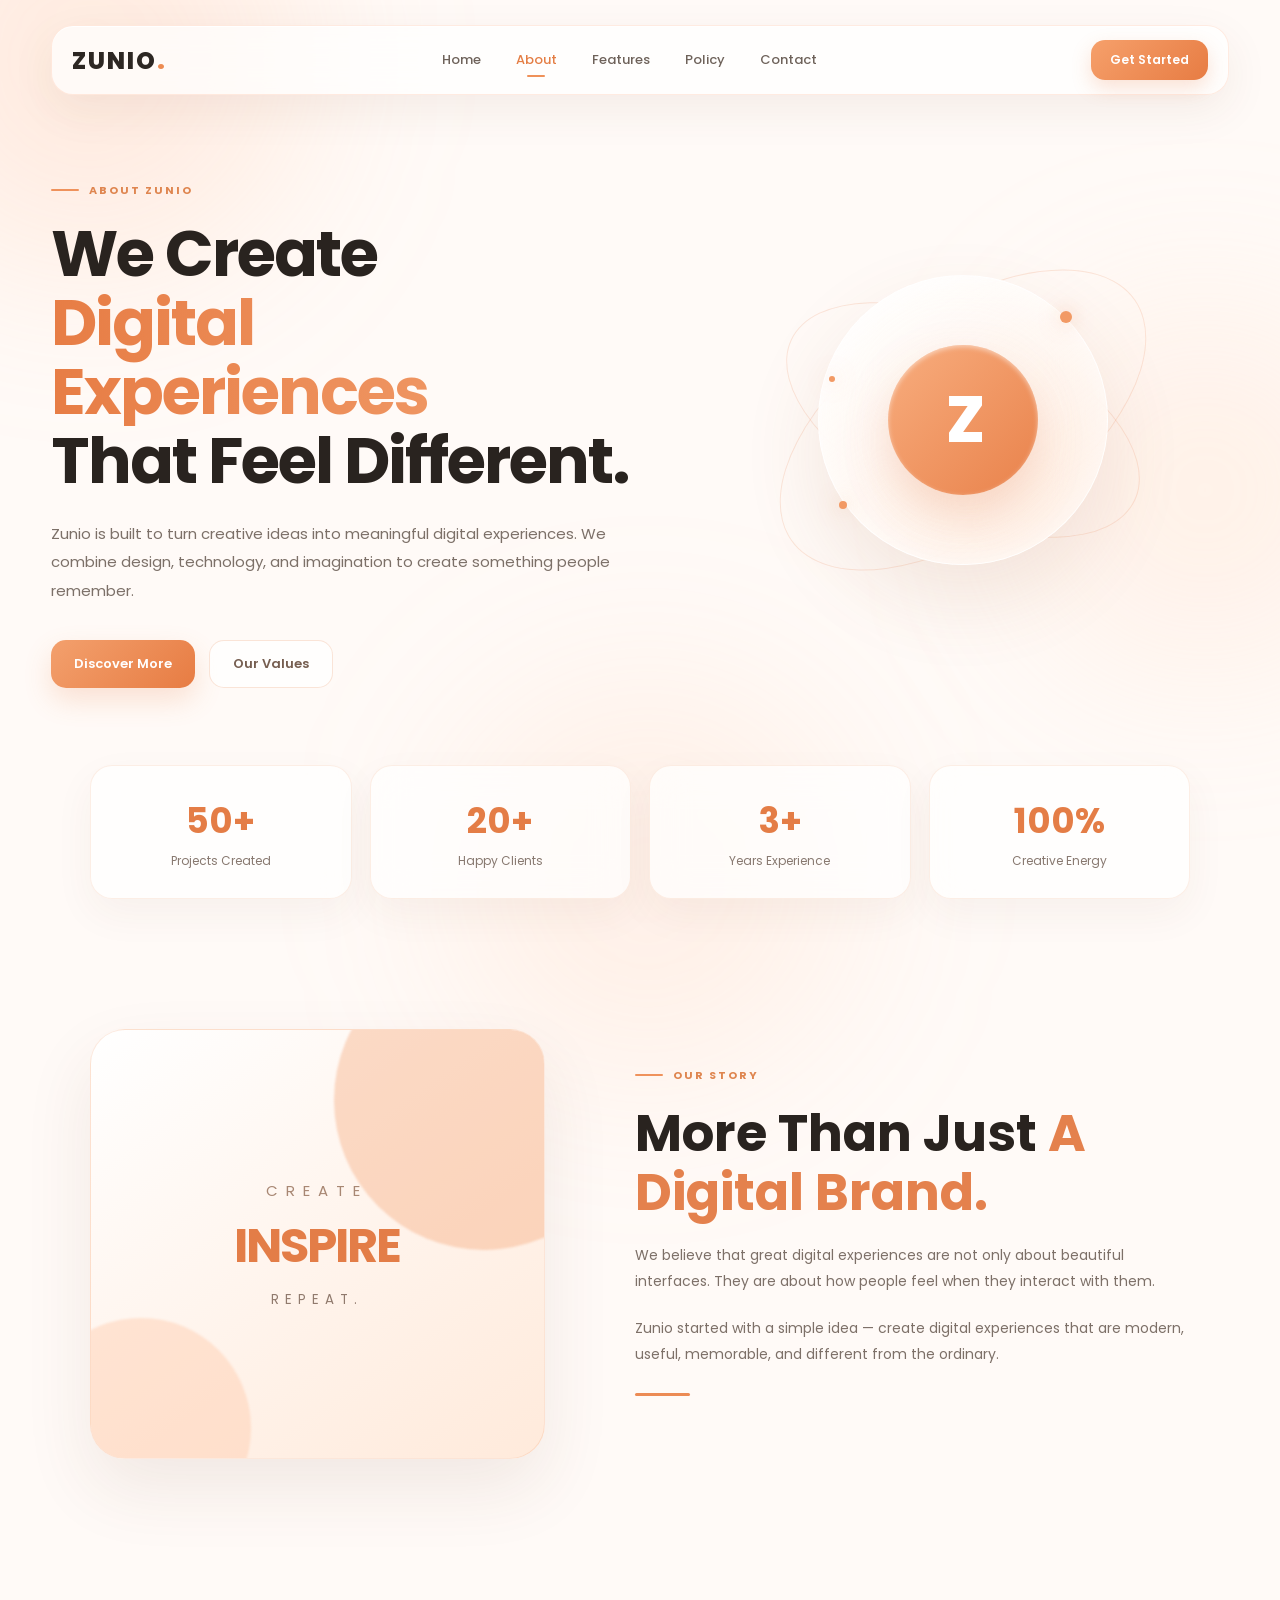
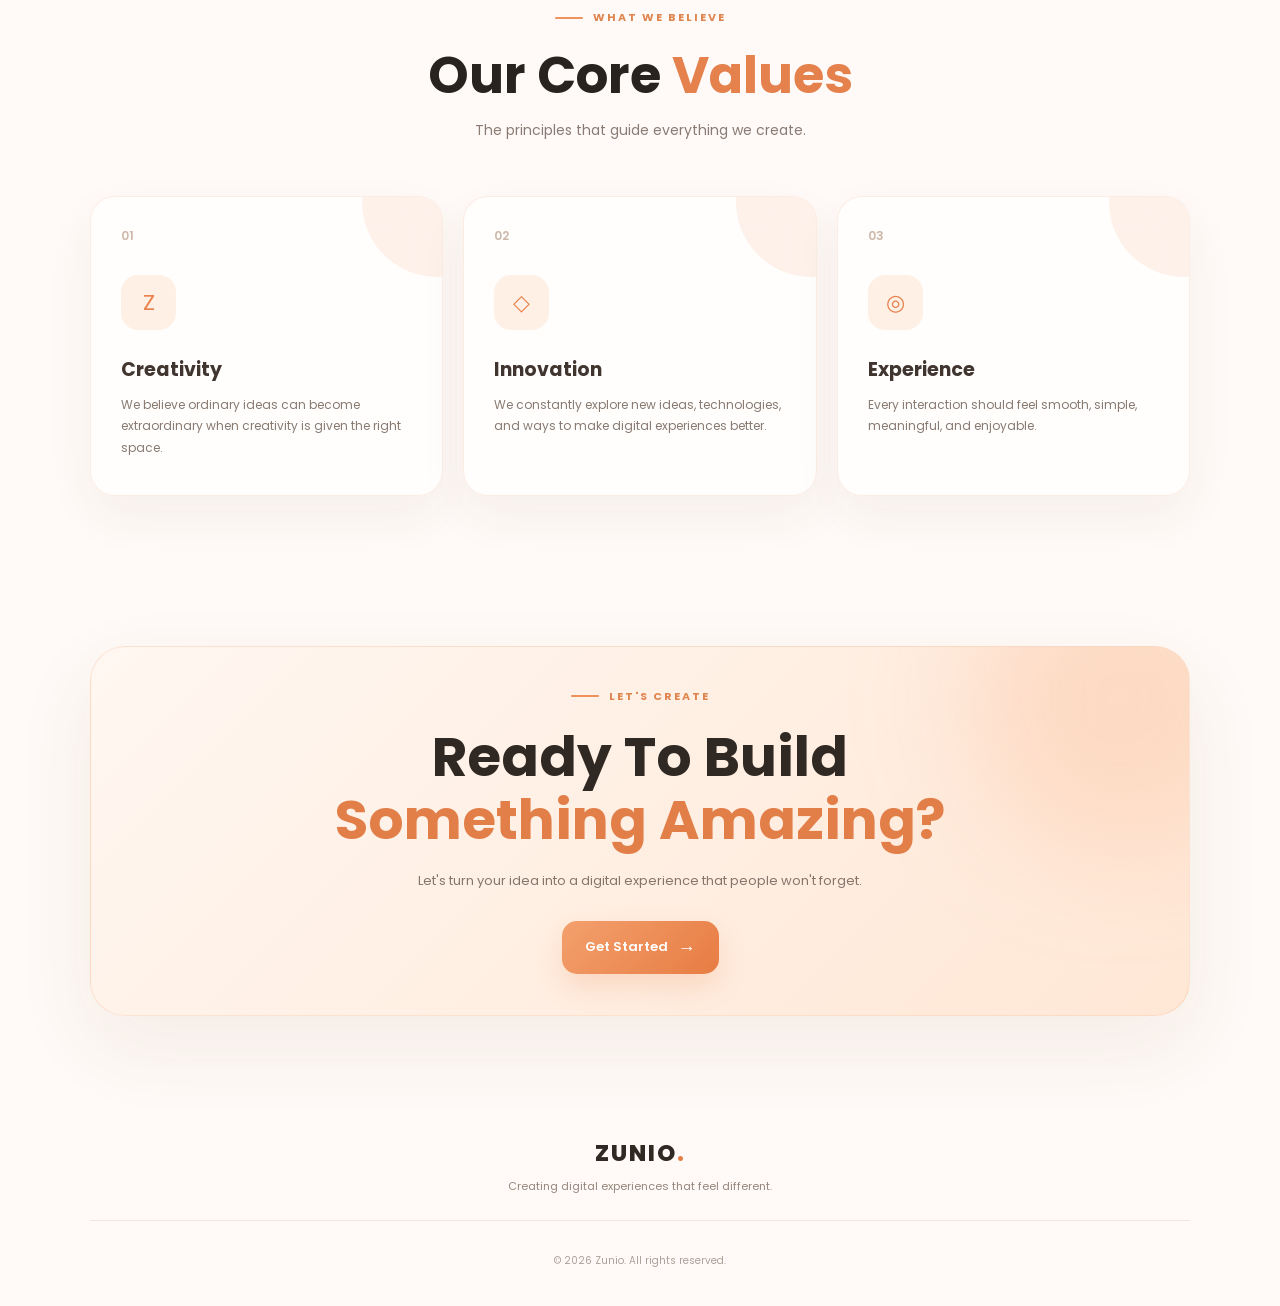
<file: pages/about us.html>
<!DOCTYPE html>
<html lang="en">
<head>
    <meta charset="UTF-8">
    <meta name="viewport" content="width=device-width, initial-scale=1.0">

    <title>About Us | Zunio</title>

    <link rel="preconnect" href="https://fonts.googleapis.com">
    <link rel="preconnect" href="https://fonts.gstatic.com" crossorigin>
    <link href="https://fonts.googleapis.com/css2?family=Poppins:wght@300;400;500;600;700;800&display=swap" rel="stylesheet">

    <link rel="stylesheet" href="../css/about us.css">
</head>

<body>

    <!-- Background Glow -->
    <div class="bg-glow glow-1"></div>
    <div class="bg-glow glow-2"></div>
    <div class="bg-glow glow-3"></div>

    <!-- Navbar -->
    <header class="navbar">
        <a href="index.html" class="logo">
            ZUNIO<span>.</span>
        </a>

        <nav class="nav-links">
            <a href="../index.html">Home</a>
            <a href="about us.html" class="active">About</a> 
            <a href="features.html">Features</a>
            <a href="policy.html">Policy</a>
            <a href="contact.html">Contact</a>
        </nav>

        <a href="login.html" class="nav-btn">
            Get Started
        </a>
    </header>


    <!-- Hero -->
    <main>

        <section class="hero">

            <div class="hero-content reveal">

                <div class="small-title">
                    <span></span>
                    ABOUT ZUNIO
                </div>

                <h1>
                    We Create
                    <span>Digital Experiences</span>
                    That Feel Different.
                </h1>

                <p>
                    Zunio is built to turn creative ideas into meaningful
                    digital experiences. We combine design, technology,
                    and imagination to create something people remember.
                </p>

                <div class="hero-buttons">
                    <a href="#story" class="primary-btn">
                        Discover More
                    </a>

                    <a href="#values" class="secondary-btn">
                        Our Values
                    </a>
                </div>

            </div>


            <!-- Animated Glass Object -->
            <div class="hero-visual reveal">

                <div class="orbit orbit-one"></div>
                <div class="orbit orbit-two"></div>

                <div class="glass-orb">

                    <div class="orb-inner">
                        <span>Z</span>
                    </div>

                    <div class="floating-dot dot-one"></div>
                    <div class="floating-dot dot-two"></div>
                    <div class="floating-dot dot-three"></div>

                </div>

            </div>

        </section>


        <!-- Stats -->
        <section class="stats-section reveal">

            <div class="stat-card">
                <div class="stat-number">
                    <span class="counter" data-target="50">0</span>+
                </div>
                <p>Projects Created</p>
            </div>

            <div class="stat-card">
                <div class="stat-number">
                    <span class="counter" data-target="20">0</span>+
                </div>
                <p>Happy Clients</p>
            </div>

            <div class="stat-card">
                <div class="stat-number">
                    <span class="counter" data-target="3">0</span>+
                </div>
                <p>Years Experience</p>
            </div>

            <div class="stat-card">
                <div class="stat-number">
                    <span class="counter" data-target="100">0</span>%
                </div>
                <p>Creative Energy</p>
            </div>

        </section>


        <!-- Our Story -->
        <section class="story-section" id="story">

            <div class="story-image reveal">

                <div class="image-card">

                    <div class="image-shape shape-one"></div>
                    <div class="image-shape shape-two"></div>

                    <div class="image-content">
                        <span>CREATE</span>
                        <strong>INSPIRE</strong>
                        <small>REPEAT.</small>
                    </div>

                </div>

            </div>


            <div class="story-content reveal">

                <div class="small-title">
                    <span></span>
                    OUR STORY
                </div>

                <h2>
                    More Than Just
                    <span>A Digital Brand.</span>
                </h2>

                <p>
                    We believe that great digital experiences are not only
                    about beautiful interfaces. They are about how people
                    feel when they interact with them.
                </p>

                <p>
                    Zunio started with a simple idea — create digital
                    experiences that are modern, useful, memorable,
                    and different from the ordinary.
                </p>

                <div class="story-line"></div>

            </div>

        </section>


        <!-- Values -->
        <section class="values-section" id="values">

            <div class="section-heading reveal">

                <div class="small-title">
                    <span></span>
                    WHAT WE BELIEVE
                </div>

                <h2>
                    Our Core <span>Values</span>
                </h2>

                <p>
                    The principles that guide everything we create.
                </p>

            </div>


            <div class="values-grid">

                <div class="value-card reveal">

                    <div class="value-number">01</div>

                    <div class="value-icon">
                        Z
                    </div>

                    <h3>Creativity</h3>

                    <p>
                        We believe ordinary ideas can become extraordinary
                        when creativity is given the right space.
                    </p>

                </div>


                <div class="value-card reveal">

                    <div class="value-number">02</div>

                    <div class="value-icon">
                        ◇
                    </div>

                    <h3>Innovation</h3>

                    <p>
                        We constantly explore new ideas, technologies,
                        and ways to make digital experiences better.
                    </p>

                </div>


                <div class="value-card reveal">

                    <div class="value-number">03</div>

                    <div class="value-icon">
                        ◎
                    </div>

                    <h3>Experience</h3>

                    <p>
                        Every interaction should feel smooth, simple,
                        meaningful, and enjoyable.
                    </p>

                </div>

            </div>

        </section>


        <!-- CTA -->
        <section class="cta-section reveal">

            <div class="cta-glow"></div>

            <div class="cta-content">

                <div class="small-title">
                    <span></span>
                    LET'S CREATE
                </div>

                <h2>
                    Ready To Build
                    <span>Something Amazing?</span>
                </h2>

                <p>
                    Let's turn your idea into a digital experience
                    that people won't forget.
                </p>

                <a href="login.html" class="primary-btn">
                    Get Started
                    <span>→</span>
                </a>

            </div>

        </section>

    </main>


    <!-- Footer -->
    <footer class="footer">

        <div class="footer-logo">
            ZUNIO<span>.</span>
        </div>

        <p>
            Creating digital experiences that feel different.
        </p>

        <div class="footer-line"></div>

        <small>
            © 2026 Zunio. All rights reserved.
        </small>

    </footer>


    <script src="../JS/about us.js"></script>

</body>
</html>
</file>
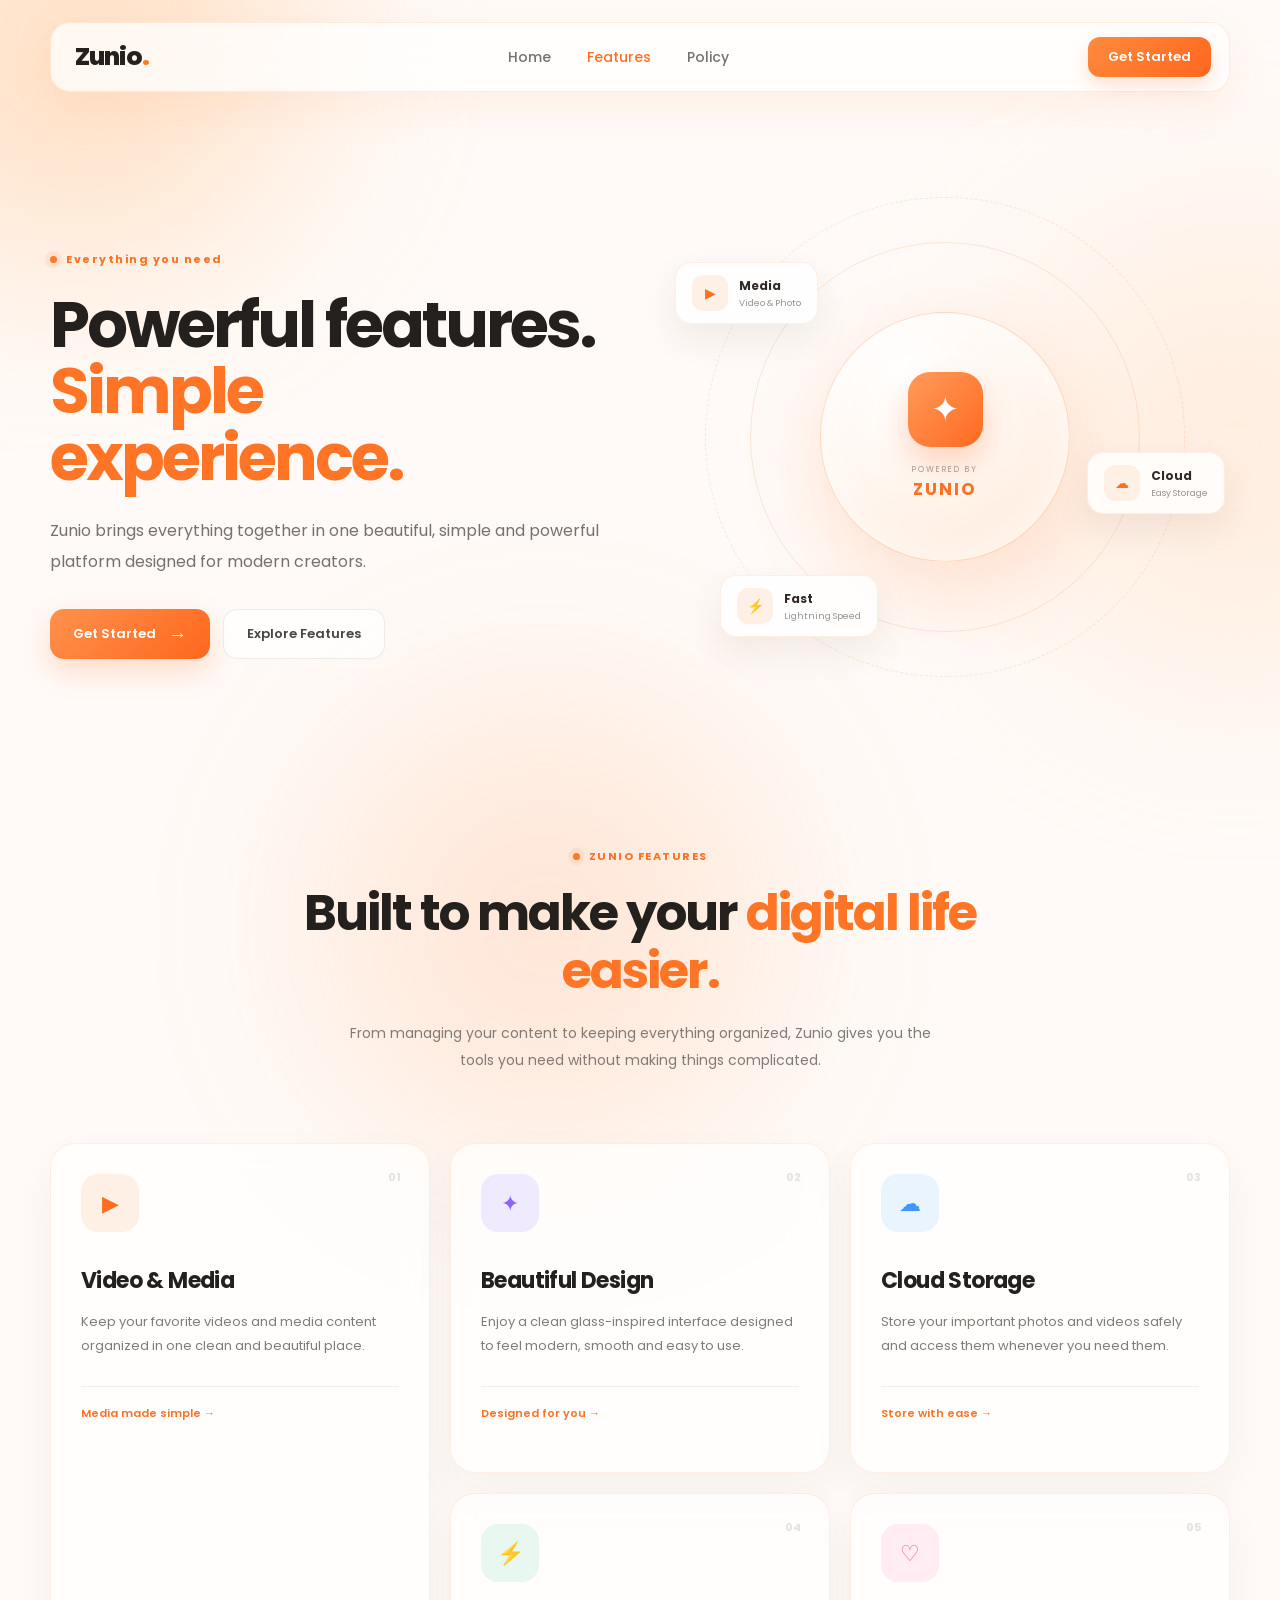
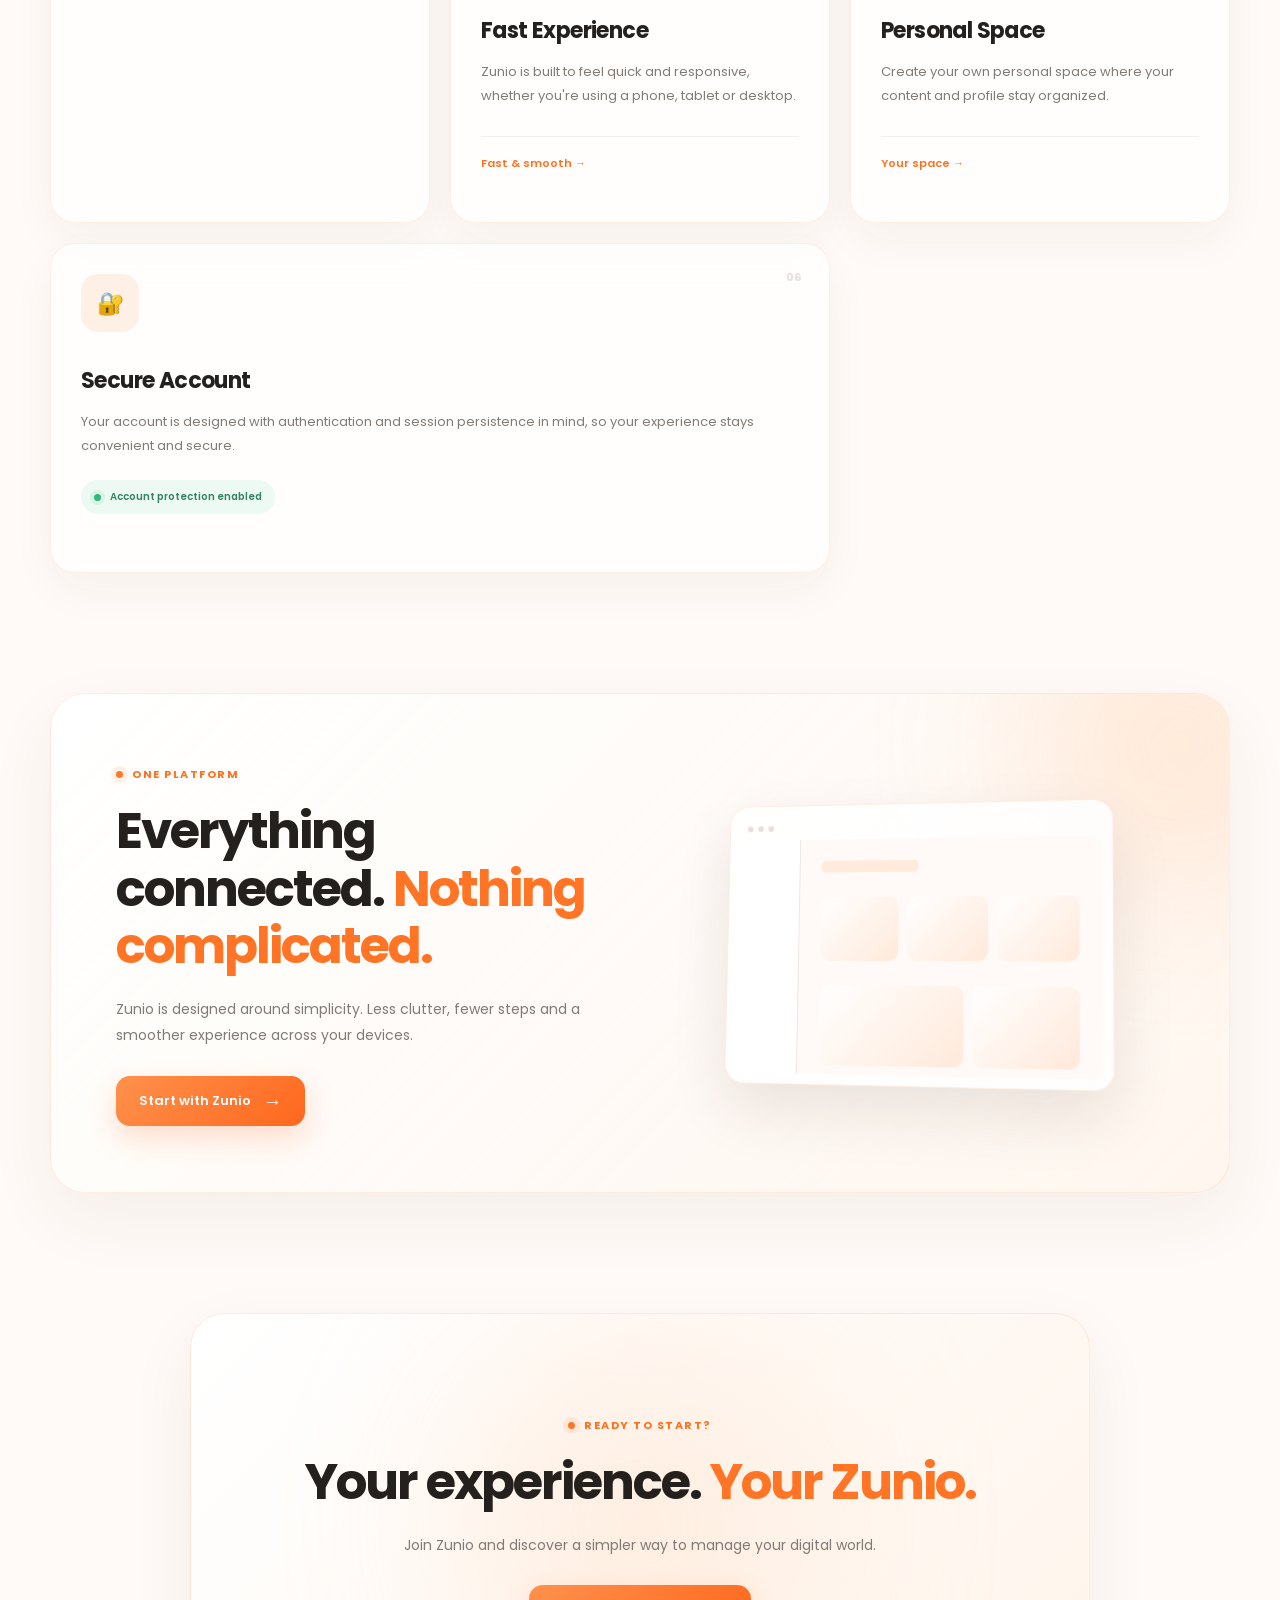
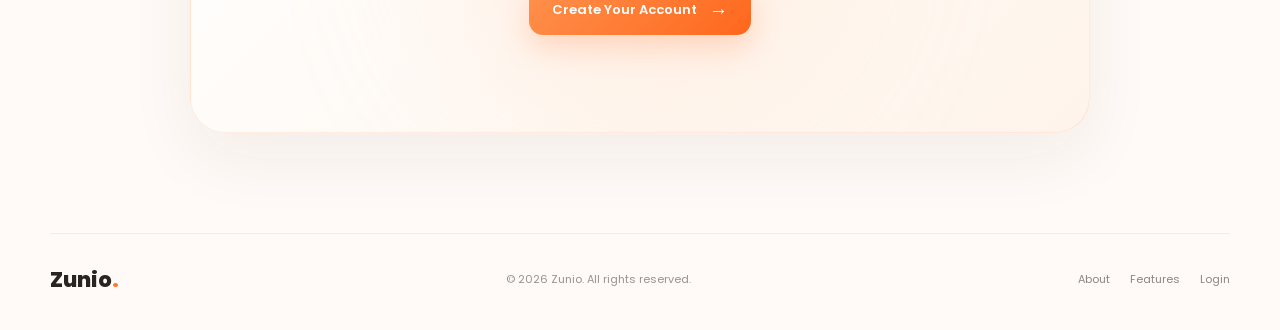
<file: pages/features.html>
<!DOCTYPE html>
<html lang="en">
<head>
    <meta charset="UTF-8">
    <meta name="viewport" content="width=device-width, initial-scale=1.0">

    <title>Zunio — Features</title>

    <link rel="preconnect" href="https://fonts.googleapis.com">
    <link rel="preconnect" href="https://fonts.gstatic.com" crossorigin>

    <link href="https://fonts.googleapis.com/css2?family=Poppins:wght@300;400;500;600;700;800&display=swap" rel="stylesheet">

    <link rel="stylesheet" href="../css/features.css">
</head>

<body>

    <!-- Background Glow -->
    <div class="bg-glow glow-1"></div>
    <div class="bg-glow glow-2"></div>
    <div class="bg-glow glow-3"></div>

    <!-- ================= NAVBAR ================= -->

   
<header class="navbar">

    <!-- Logo -->
    <a href="../index.html" class="logo">
        Zunio<span>.</span>
    </a>

    <!-- Navigation -->
    <nav class="nav-links">

        <a href="../index.html">
            Home
        </a>

        <a href="features.html" class="active">
            Features
        </a>

        <a href="policy.html">
            Policy
        </a>

    </nav>

    <!-- Get Started -->
    <a href="login.html" class="nav-btn">
        Get Started
    </a>

</header>


    <!-- ================= HERO ================= -->

    <main>

        <section class="features-hero">

            <div class="hero-content reveal">

                <div class="mini-badge">
                    <span></span>
                    Everything you need
                </div>

                <h1>
                    Powerful features.
                    <strong>Simple experience.</strong>
                </h1>

                <p>
                    Zunio brings everything together in one beautiful,
                    simple and powerful platform designed for modern creators.
                </p>

                <div class="hero-buttons">

                    <a href="login.html" class="primary-btn">
                        Get Started
                        <span>→</span>
                    </a>

                    <a href="#features" class="secondary-btn">
                        Explore Features
                    </a>

                </div>

            </div>


            <!-- HERO VISUAL -->

            <div class="hero-visual reveal">

                <div class="visual-ring ring-1"></div>
                <div class="visual-ring ring-2"></div>

                <div class="feature-orb">

                    <div class="orb-icon">
                        ✦
                    </div>

                    <div class="orb-text">
                        <small>POWERED BY</small>
                        <b>ZUNIO</b>
                    </div>

                </div>


                <div class="floating-card card-one">
                    <div class="small-icon">▶</div>
                    <div>
                        <b>Media</b>
                        <small>Video & Photo</small>
                    </div>
                </div>


                <div class="floating-card card-two">
                    <div class="small-icon">☁</div>
                    <div>
                        <b>Cloud</b>
                        <small>Easy Storage</small>
                    </div>
                </div>


                <div class="floating-card card-three">
                    <div class="small-icon">⚡</div>
                    <div>
                        <b>Fast</b>
                        <small>Lightning Speed</small>
                    </div>
                </div>

            </div>

        </section>


        <!-- ================= FEATURE INTRO ================= -->

        <section class="feature-intro reveal" id="features">

            <div class="section-label">
                <span></span>
                ZUNIO FEATURES
            </div>

            <h2>
                Built to make your
                <strong>digital life easier.</strong>
            </h2>

            <p>
                From managing your content to keeping everything
                organized, Zunio gives you the tools you need without
                making things complicated.
            </p>

        </section>


        <!-- ================= FEATURE GRID ================= -->

        <section class="features-grid">


            <!-- 01 -->

            <article class="feature-card large reveal">

                <div class="feature-number">01</div>

                <div class="feature-icon orange">
                    ▶
                </div>

                <h3>
                    Video & Media
                </h3>

                <p>
                    Keep your favorite videos and media content
                    organized in one clean and beautiful place.
                </p>

                <div class="feature-line"></div>

                <span class="feature-link">
                    Media made simple →
                </span>

            </article>


            <!-- 02 -->

            <article class="feature-card reveal">

                <div class="feature-number">02</div>

                <div class="feature-icon purple">
                    ✦
                </div>

                <h3>
                    Beautiful Design
                </h3>

                <p>
                    Enjoy a clean glass-inspired interface designed
                    to feel modern, smooth and easy to use.
                </p>

                <div class="feature-line"></div>

                <span class="feature-link">
                    Designed for you →
                </span>

            </article>


            <!-- 03 -->

            <article class="feature-card reveal">

                <div class="feature-number">03</div>

                <div class="feature-icon blue">
                    ☁
                </div>

                <h3>
                    Cloud Storage
                </h3>

                <p>
                    Store your important photos and videos safely
                    and access them whenever you need them.
                </p>

                <div class="feature-line"></div>

                <span class="feature-link">
                    Store with ease →
                </span>

            </article>


            <!-- 04 -->

            <article class="feature-card reveal">

                <div class="feature-number">04</div>

                <div class="feature-icon green">
                    ⚡
                </div>

                <h3>
                    Fast Experience
                </h3>

                <p>
                    Zunio is built to feel quick and responsive,
                    whether you're using a phone, tablet or desktop.
                </p>

                <div class="feature-line"></div>

                <span class="feature-link">
                    Fast & smooth →
                </span>

            </article>


            <!-- 05 -->

            <article class="feature-card reveal">

                <div class="feature-number">05</div>

                <div class="feature-icon pink">
                    ♡
                </div>

                <h3>
                    Personal Space
                </h3>

                <p>
                    Create your own personal space where your
                    content and profile stay organized.
                </p>

                <div class="feature-line"></div>

                <span class="feature-link">
                    Your space →
                </span>

            </article>


            <!-- 06 -->

            <article class="feature-card wide reveal">

                <div class="feature-number">06</div>

                <div class="feature-icon orange">
                    🔐
                </div>

                <h3>
                    Secure Account
                </h3>

                <p>
                    Your account is designed with authentication
                    and session persistence in mind, so your experience
                    stays convenient and secure.
                </p>

                <div class="security-status">
                    <span class="status-dot"></span>
                    Account protection enabled
                </div>

            </article>

        </section>


        <!-- ================= HIGHLIGHT ================= -->

        <section class="highlight-section reveal">

            <div class="highlight-glow"></div>

            <div class="highlight-content">

                <div class="section-label">
                    <span></span>
                    ONE PLATFORM
                </div>

                <h2>
                    Everything connected.
                    <strong>Nothing complicated.</strong>
                </h2>

                <p>
                    Zunio is designed around simplicity.
                    Less clutter, fewer steps and a smoother
                    experience across your devices.
                </p>

                <a href="login.html" class="primary-btn">
                    Start with Zunio
                    <span>→</span>
                </a>

            </div>


            <div class="highlight-visual">

                <div class="dashboard-card">

                    <div class="dashboard-top">
                        <span></span>
                        <span></span>
                        <span></span>
                    </div>

                    <div class="dashboard-body">

                        <div class="dash-sidebar"></div>

                        <div class="dash-content">

                            <div class="dash-title"></div>

                            <div class="dash-row">
                                <div></div>
                                <div></div>
                                <div></div>
                            </div>

                            <div class="dash-row second">
                                <div></div>
                                <div></div>
                            </div>

                        </div>

                    </div>

                </div>

            </div>

        </section>


        <!-- ================= CTA ================= -->

        <section class="cta-section reveal">

            <div class="cta-glow"></div>

            <div class="cta-content">

                <div class="section-label">
                    <span></span>
                    READY TO START?
                </div>

                <h2>
                    Your experience.
                    <strong>Your Zunio.</strong>
                </h2>

                <p>
                    Join Zunio and discover a simpler way to manage
                    your digital world.
                </p>

                <a href="login.html" class="primary-btn">
                    Create Your Account
                    <span>→</span>
                </a>

            </div>

        </section>

    </main>


    <!-- ================= FOOTER ================= -->

    <footer class="footer">

        <div class="footer-logo">
            Zunio<span>.</span>
        </div>

        <p>
            © 2026 Zunio. All rights reserved.
        </p>

        <div class="footer-links">
            <a href="about.html">About</a>
            <a href="features.html">Features</a>
            <a href="login.html">Login</a>
        </div>

    </footer>


    <script src="../JS/features.js"></script>

</body>
</html>
</file>
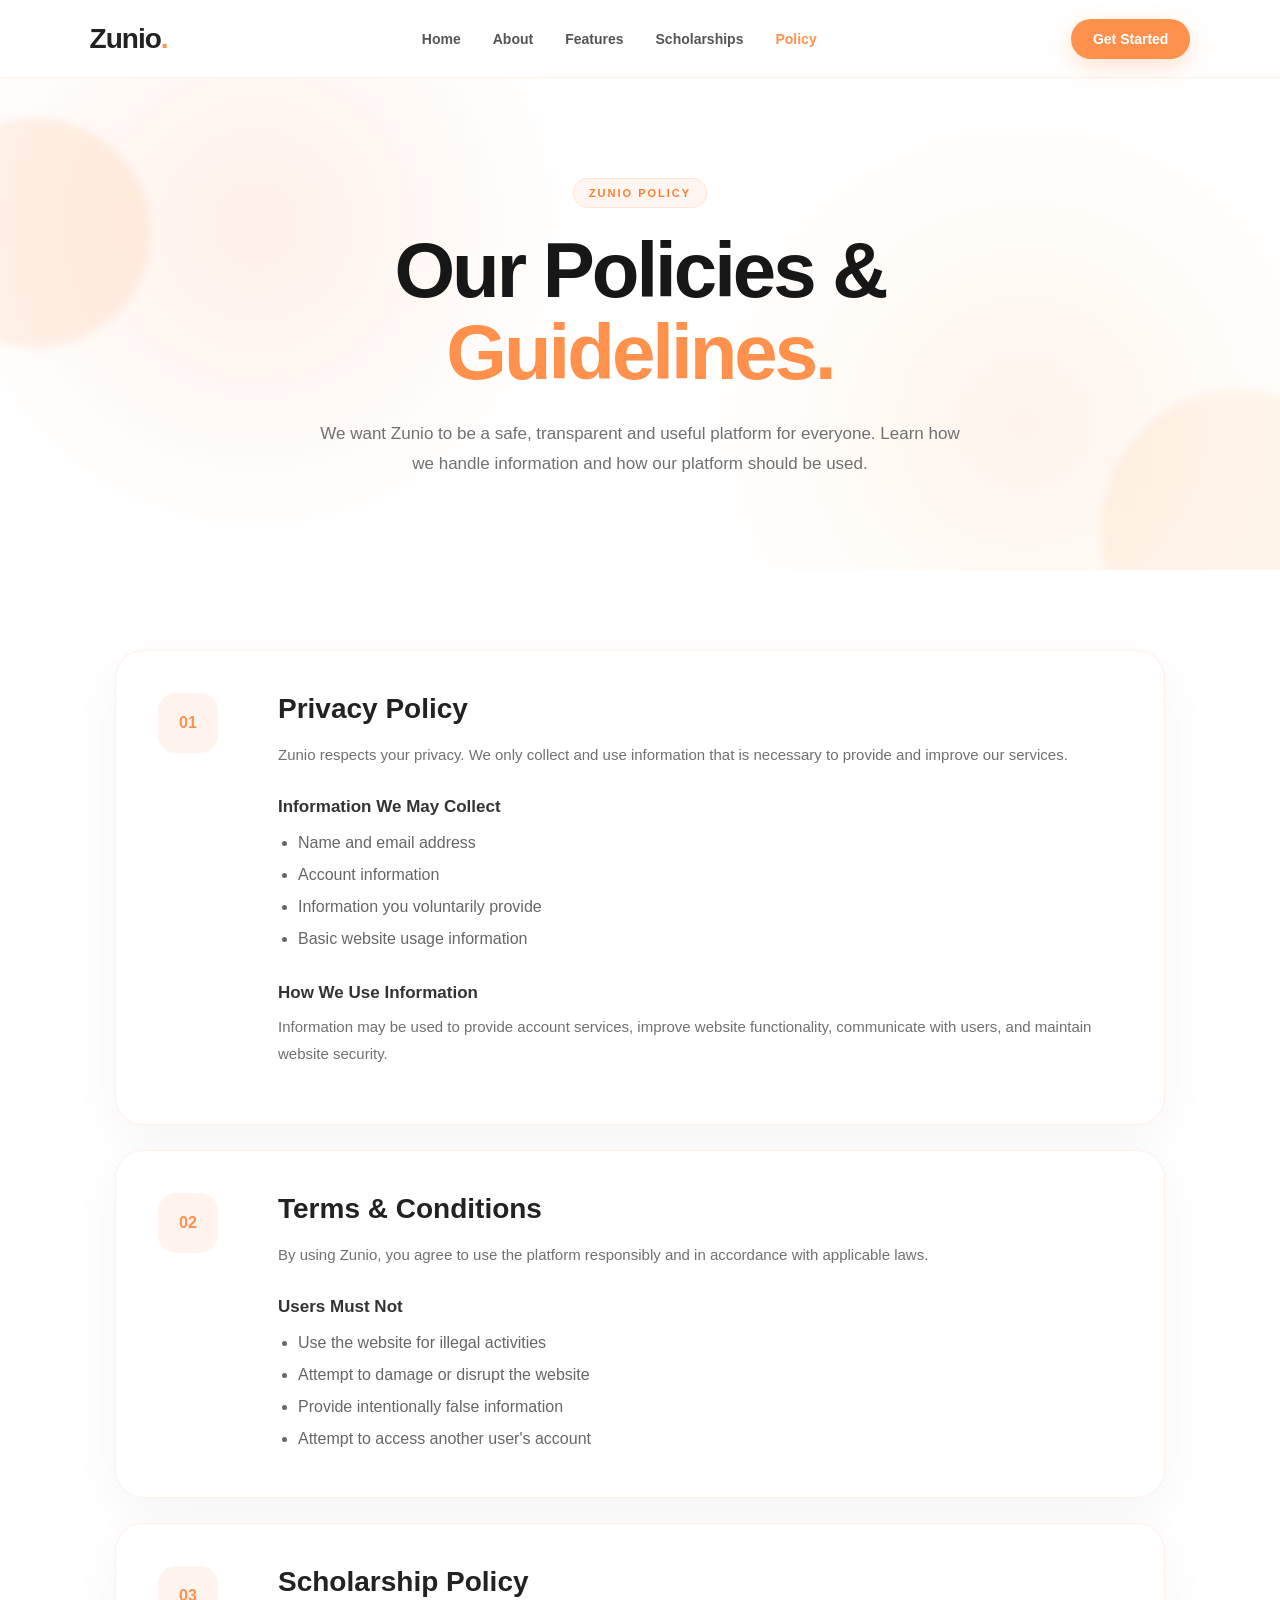
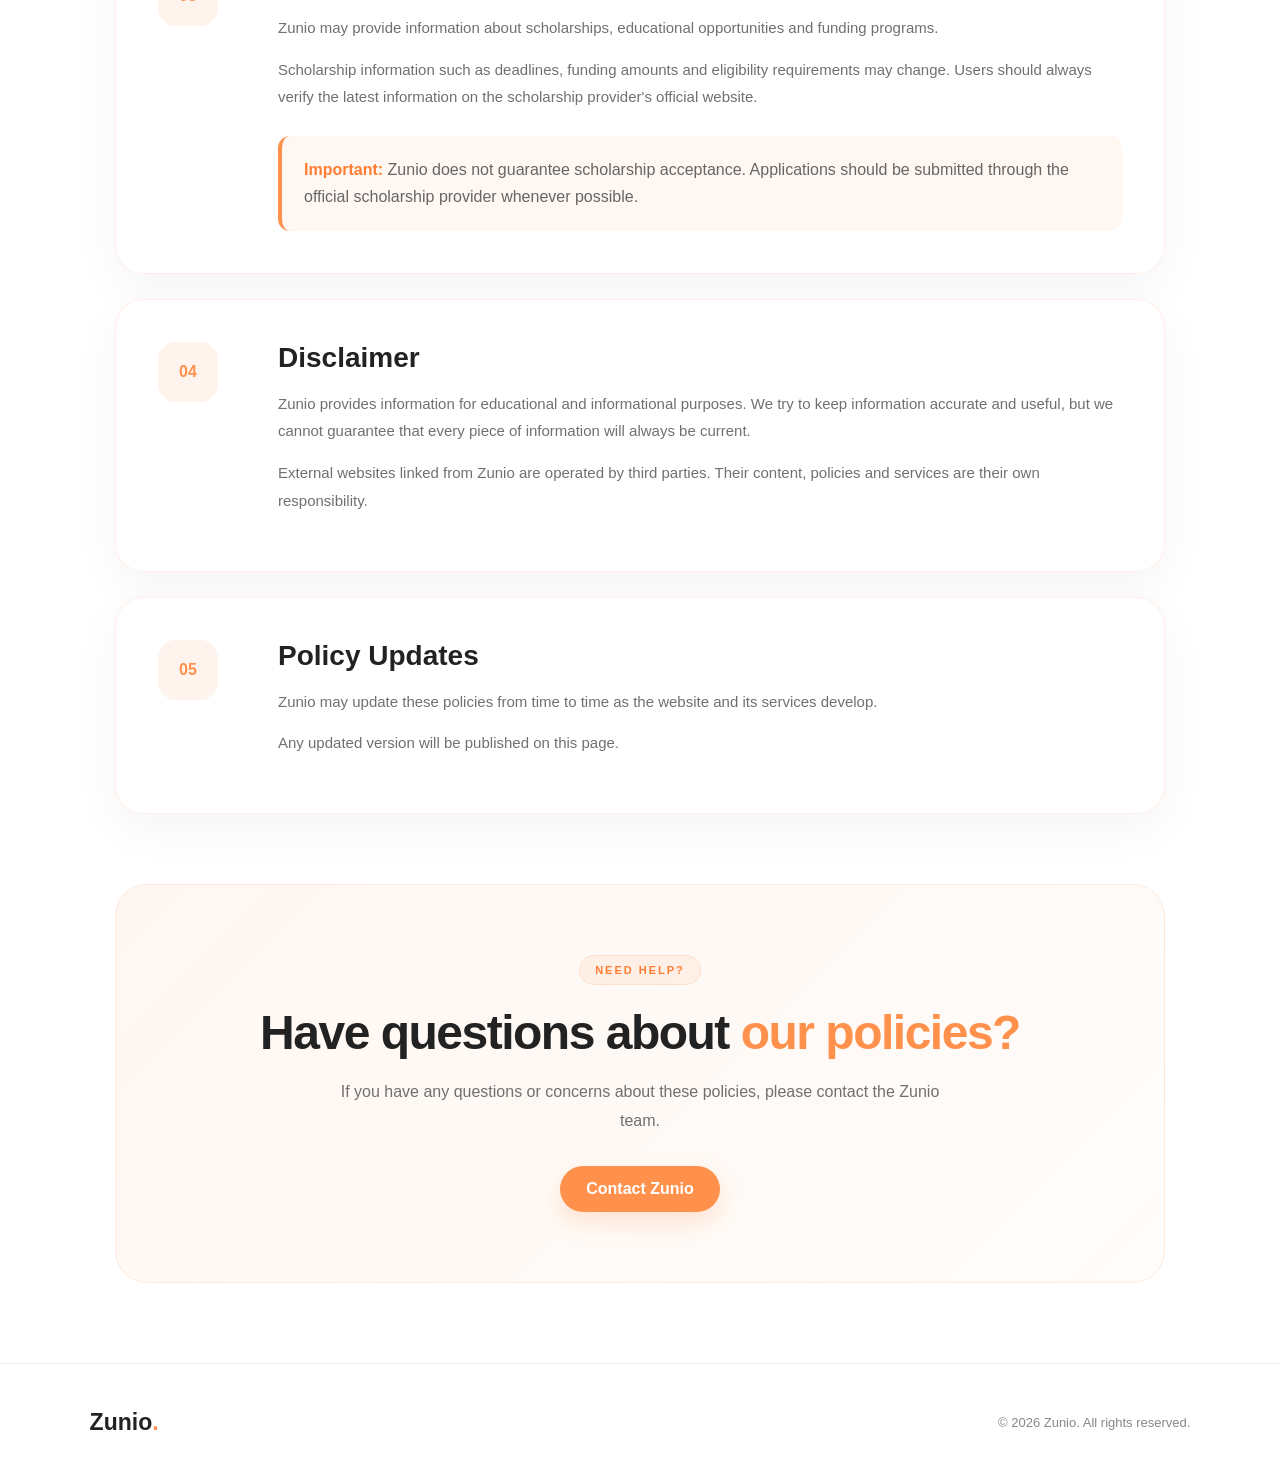
<file: pages/policy.html>
<!DOCTYPE html>
<html lang="en">
<head>
    <meta charset="UTF-8">
    <meta name="viewport" content="width=device-width, initial-scale=1.0">

    <title>Policies | Zunio</title>

    <link rel="stylesheet" href="../css/policy.css">
</head>

<body>

    <!-- ================= NAVBAR ================= -->
    <header class="navbar">

        <a href="../index.html" class="logo">
            Zunio<span>.</span>
        </a>

        <nav class="nav-links">
            <a href="../index.html">Home</a>
            <a href="about us.html">About</a>
            <a href="features.html">Features</a>
            <a href="scholarships.html">Scholarships</a>
            <a href="policy.html" class="active">Policy</a>
        </nav>

        <a href="login.html" class="nav-btn">
            Get Started
        </a>

    </header>


    <!-- ================= HERO ================= -->
    <section class="policy-hero">

        <div class="hero-orb orb-one"></div>
        <div class="hero-orb orb-two"></div>

        <div class="hero-content">

            <span class="section-tag">ZUNIO POLICY</span>

            <h1>
                Our Policies &
                <span>Guidelines.</span>
            </h1>

            <p>
                We want Zunio to be a safe, transparent and useful
                platform for everyone. Learn how we handle information
                and how our platform should be used.
            </p>

        </div>

    </section>


    <!-- ================= POLICY CONTENT ================= -->
    <main class="policy-container">

        <!-- Privacy -->
        <section class="policy-card">

            <div class="policy-number">01</div>

            <div class="policy-content">

                <h2>Privacy Policy</h2>

                <p>
                    Zunio respects your privacy. We only collect and use
                    information that is necessary to provide and improve
                    our services.
                </p>

                <h3>Information We May Collect</h3>

                <ul>
                    <li>Name and email address</li>
                    <li>Account information</li>
                    <li>Information you voluntarily provide</li>
                    <li>Basic website usage information</li>
                </ul>

                <h3>How We Use Information</h3>

                <p>
                    Information may be used to provide account services,
                    improve website functionality, communicate with users,
                    and maintain website security.
                </p>

            </div>

        </section>


        <!-- Terms -->
        <section class="policy-card">

            <div class="policy-number">02</div>

            <div class="policy-content">

                <h2>Terms & Conditions</h2>

                <p>
                    By using Zunio, you agree to use the platform
                    responsibly and in accordance with applicable laws.
                </p>

                <h3>Users Must Not</h3>

                <ul>
                    <li>Use the website for illegal activities</li>
                    <li>Attempt to damage or disrupt the website</li>
                    <li>Provide intentionally false information</li>
                    <li>Attempt to access another user's account</li>
                </ul>

            </div>

        </section>


        <!-- Scholarship -->
        <section class="policy-card">

            <div class="policy-number">03</div>

            <div class="policy-content">

                <h2>Scholarship Policy</h2>

                <p>
                    Zunio may provide information about scholarships,
                    educational opportunities and funding programs.
                </p>

                <p>
                    Scholarship information such as deadlines, funding
                    amounts and eligibility requirements may change.
                    Users should always verify the latest information
                    on the scholarship provider's official website.
                </p>

                <div class="important-box">
                    <strong>Important:</strong>
                    Zunio does not guarantee scholarship acceptance.
                    Applications should be submitted through the
                    official scholarship provider whenever possible.
                </div>

            </div>

        </section>


        <!-- Disclaimer -->
        <section class="policy-card">

            <div class="policy-number">04</div>

            <div class="policy-content">

                <h2>Disclaimer</h2>

                <p>
                    Zunio provides information for educational and
                    informational purposes. We try to keep information
                    accurate and useful, but we cannot guarantee that
                    every piece of information will always be current.
                </p>

                <p>
                    External websites linked from Zunio are operated by
                    third parties. Their content, policies and services
                    are their own responsibility.
                </p>

            </div>

        </section>


        <!-- Changes -->
        <section class="policy-card">

            <div class="policy-number">05</div>

            <div class="policy-content">

                <h2>Policy Updates</h2>

                <p>
                    Zunio may update these policies from time to time
                    as the website and its services develop.
                </p>

                <p>
                    Any updated version will be published on this page.
                </p>

            </div>

        </section>


        <!-- Contact -->
        <section class="policy-contact">

            <span class="section-tag">NEED HELP?</span>

            <h2>
                Have questions about
                <span>our policies?</span>
            </h2>

            <p>
                If you have any questions or concerns about these
                policies, please contact the Zunio team.
            </p>

            <a href="mailto:your-email@example.com" class="contact-btn">
                Contact Zunio
            </a>

        </section>

    </main>


    <!-- ================= FOOTER ================= -->
    <footer class="footer">

        <div class="footer-logo">
            Zunio<span>.</span>
        </div>

        <p>
            © 2026 Zunio. All rights reserved.
        </p>

    </footer>


    <script src="../JS/policy.js"></script>

</body>
</html>
</file>
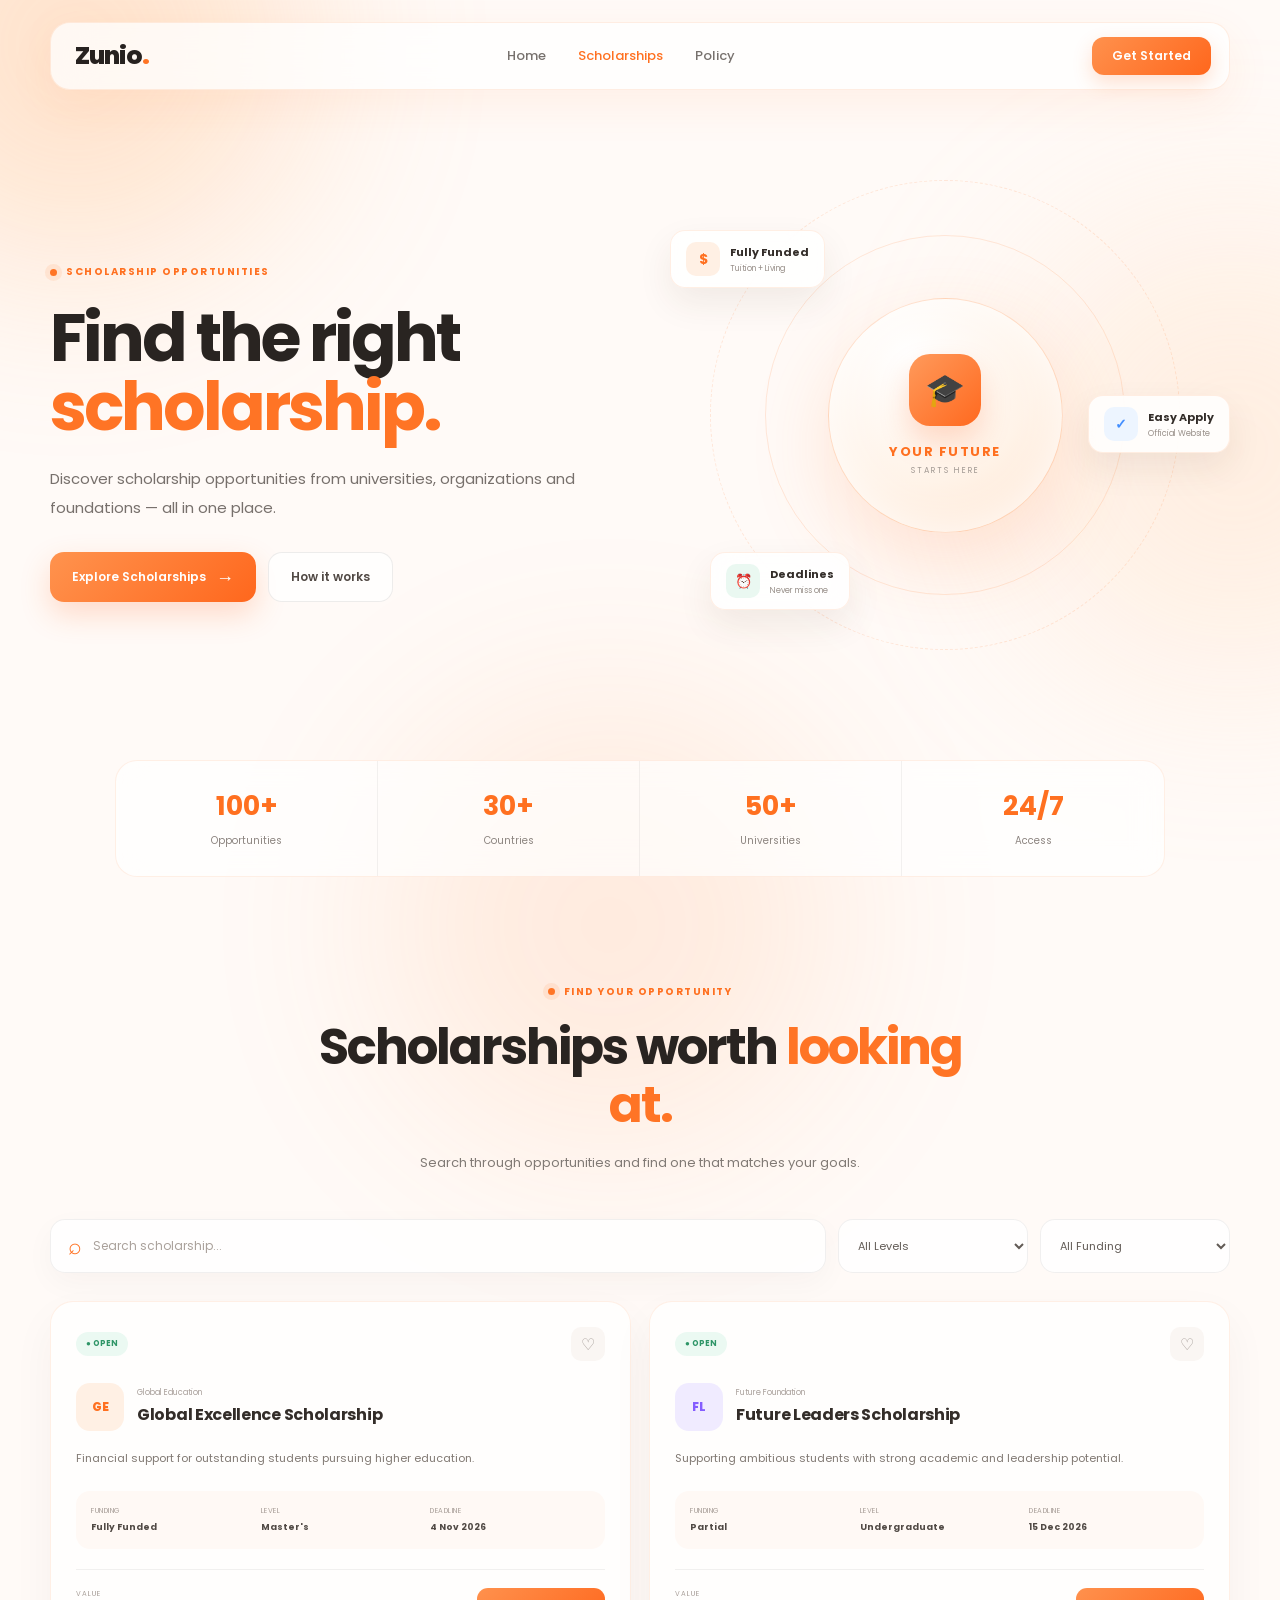
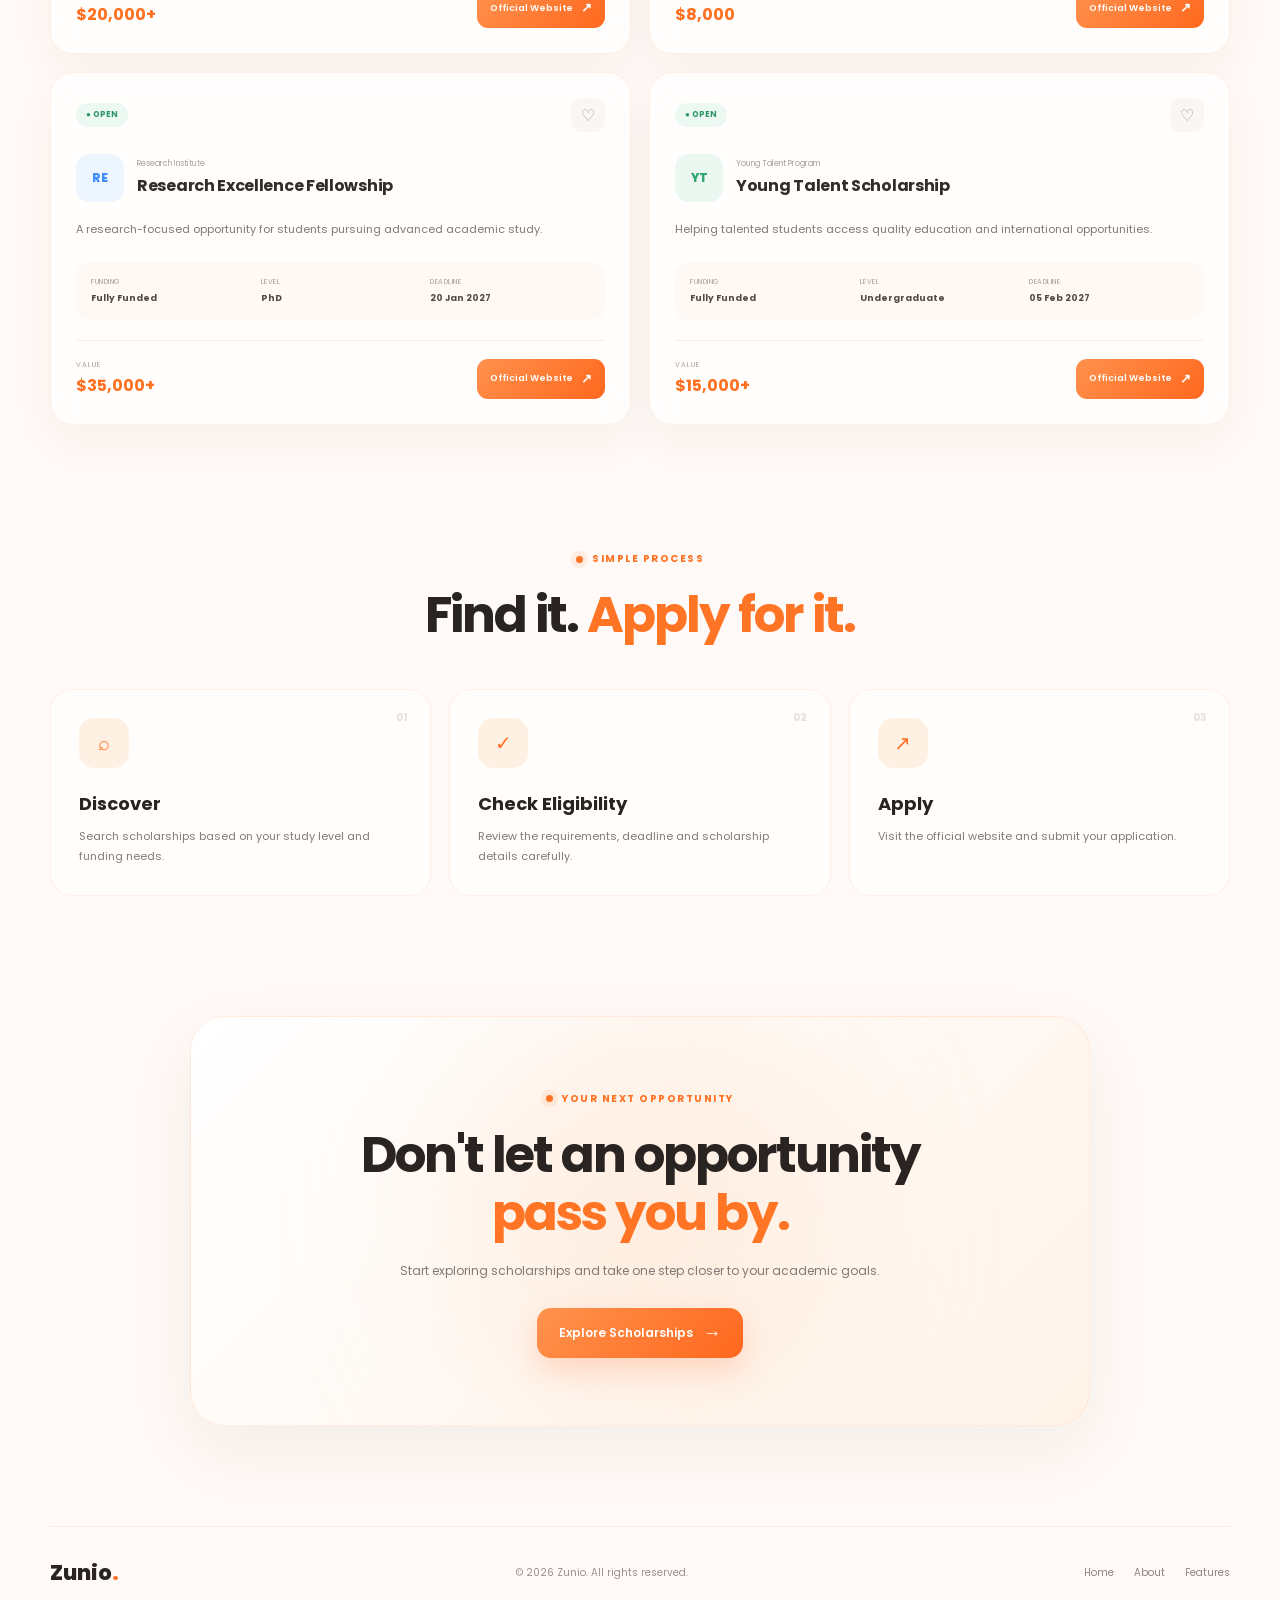
<file: pages/scholarships.html>
<!DOCTYPE html>
<html lang="en">

<head>

    <meta charset="UTF-8">

    <meta
        name="viewport"
        content="width=device-width, initial-scale=1.0"
    >

    <title>Zunio — Scholarships</title>

    <link rel="preconnect" href="https://fonts.googleapis.com">
    <link
        rel="preconnect"
        href="https://fonts.gstatic.com"
        crossorigin
    >

    <link
        href="https://fonts.googleapis.com/css2?family=Poppins:wght@300;400;500;600;700;800&display=swap"
        rel="stylesheet"
    >

    <link rel="stylesheet" href="../css/scholarship.css">

</head>

<body>


<!-- =====================================================
     BACKGROUND
===================================================== -->

<div class="bg-glow glow-1"></div>
<div class="bg-glow glow-2"></div>
<div class="bg-glow glow-3"></div>


<!-- =====================================================
     NAVBAR
===================================================== -->

<header class="navbar">

    <a href="../index.html" class="logo">
        Zunio<span>.</span>
    </a>

    <nav class="nav-links">

        <a href="../index.html">
            Home
        </a>

        <a href="scholarship.html" class="active">
            Scholarships
        </a>

        <a href="policy.html">
            Policy
        </a>

    </nav>

    <a href="login.html" class="nav-btn">
        Get Started
    </a>

</header>



<!-- =====================================================
     HERO
===================================================== -->

<main>

<section class="scholarship-hero">

    <div class="hero-content reveal">

        <div class="hero-badge">
            <span></span>
            SCHOLARSHIP OPPORTUNITIES
        </div>

        <h1>
            Find the right
            <strong>scholarship.</strong>
        </h1>

        <p>
            Discover scholarship opportunities from universities,
            organizations and foundations — all in one place.
        </p>

        <div class="hero-buttons">

            <a href="#scholarships" class="primary-btn">
                Explore Scholarships
                <span>→</span>
            </a>

            <a href="#how-it-works" class="secondary-btn">
                How it works
            </a>

        </div>

    </div>


    <!-- HERO VISUAL -->

    <div class="hero-visual reveal">

        <div class="hero-ring ring-one"></div>
        <div class="hero-ring ring-two"></div>

        <div class="scholar-orb">

            <div class="cap-icon">
                🎓
            </div>

            <strong>
                YOUR FUTURE
            </strong>

            <small>
                STARTS HERE
            </small>

        </div>


        <div class="floating-scholar-card card-top">

            <div class="mini-icon">
                $
            </div>

            <div>
                <b>
                    Fully Funded
                </b>

                <small>
                    Tuition + Living
                </small>
            </div>

        </div>


        <div class="floating-scholar-card card-right">

            <div class="mini-icon blue">
                ✓
            </div>

            <div>
                <b>
                    Easy Apply
                </b>

                <small>
                    Official Website
                </small>
            </div>

        </div>


        <div class="floating-scholar-card card-bottom">

            <div class="mini-icon green">
                ⏰
            </div>

            <div>
                <b>
                    Deadlines
                </b>

                <small>
                    Never miss one</small>
            </div>

        </div>

    </div>

</section>



<!-- =====================================================
     STATS
===================================================== -->

<section class="scholar-stats reveal">

    <div class="stat-box">
        <strong>100+</strong>
        <span>Opportunities</span>
    </div>

    <div class="stat-box">
        <strong>30+</strong>
        <span>Countries</span>
    </div>

    <div class="stat-box">
        <strong>50+</strong>
        <span>Universities</span>
    </div>

    <div class="stat-box">
        <strong>24/7</strong>
        <span>Access</span>
    </div>

</section>



<!-- =====================================================
     SCHOLARSHIP SECTION
===================================================== -->

<section class="scholarship-section" id="scholarships">


    <div class="section-heading reveal">

        <div class="section-label">
            <span></span>
            FIND YOUR OPPORTUNITY
        </div>

        <h2>
            Scholarships worth
            <strong>looking at.</strong>
        </h2>

        <p>
            Search through opportunities and find one
            that matches your goals.
        </p>

    </div>


    <!-- SEARCH / FILTER -->

    <div class="scholar-tools reveal">

        <div class="search-box">

            <span>⌕</span>

            <input
                type="text"
                id="scholarshipSearch"
                placeholder="Search scholarship..."
            >

        </div>


        <select id="levelFilter">

            <option value="all">
                All Levels
            </option>

            <option value="undergraduate">
                Undergraduate
            </option>

            <option value="masters">
                Master's
            </option>

            <option value="phd">
                PhD
            </option>

        </select>


        <select id="fundingFilter">

            <option value="all">
                All Funding
            </option>

            <option value="fully-funded">
                Fully Funded
            </option>

            <option value="partial">
                Partial Funding
            </option>

        </select>

    </div>



    <!-- SCHOLARSHIP GRID -->

    <div class="scholarship-grid" id="scholarshipGrid">


        <!-- CARD 1 -->

        <article
            class="scholarship-card reveal"
            data-level="masters"
            data-funding="fully-funded"
            data-name="Global Excellence Scholarship"
        >

            <div class="card-top-row">

                <span class="status open">
                    ● OPEN
                </span>

                <span class="bookmark">
                    ♡
                </span>

            </div>


            <div class="organization">

                <div class="org-logo orange">
                    GE
                </div>

                <div>
                    <small>
                        Global Education
                    </small>

                    <h3>
                        Global Excellence Scholarship
                    </h3>
                </div>

            </div>


            <p class="description">
                Financial support for outstanding students
                pursuing higher education.
            </p>


            <div class="scholar-info">

                <div>
                    <span>Funding</span>
                    <strong>Fully Funded</strong>
                </div>

                <div>
                    <span>Level</span>
                    <strong>Master's</strong>
                </div>

                <div>
                    <span>Deadline</span>
                    <strong>4 Nov 2026</strong>
                </div>

            </div>


            <div class="card-footer">

                <div class="amount">
                    <small>VALUE</small>
                    <strong>$20,000+</strong>
                </div>

                <a
                    href="https://example.com"
                    target="_blank"
                    rel="noopener"
                    class="website-btn"
                >
                    Official Website
                    <span>↗</span>
                </a>

            </div>

        </article>



        <!-- CARD 2 -->

        <article
            class="scholarship-card reveal"
            data-level="undergraduate"
            data-funding="partial"
            data-name="Future Leaders Scholarship"
        >

            <div class="card-top-row">

                <span class="status open">
                    ● OPEN
                </span>

                <span class="bookmark">
                    ♡
                </span>

            </div>


            <div class="organization">

                <div class="org-logo purple">
                    FL
                </div>

                <div>
                    <small>
                        Future Foundation
                    </small>

                    <h3>
                        Future Leaders Scholarship
                    </h3>
                </div>

            </div>


            <p class="description">
                Supporting ambitious students with strong
                academic and leadership potential.
            </p>


            <div class="scholar-info">

                <div>
                    <span>Funding</span>
                    <strong>Partial</strong>
                </div>

                <div>
                    <span>Level</span>
                    <strong>Undergraduate</strong>
                </div>

                <div>
                    <span>Deadline</span>
                    <strong>15 Dec 2026</strong>
                </div>

            </div>


            <div class="card-footer">

                <div class="amount">
                    <small>VALUE</small>
                    <strong>$8,000</strong>
                </div>

                <a
                    href="https://example.com"
                    target="_blank"
                    rel="noopener"
                    class="website-btn"
                >
                    Official Website
                    <span>↗</span>
                </a>

            </div>

        </article>



        <!-- CARD 3 -->

        <article
            class="scholarship-card reveal"
            data-level="phd"
            data-funding="fully-funded"
            data-name="Research Excellence Fellowship"
        >

            <div class="card-top-row">

                <span class="status open">
                    ● OPEN
                </span>

                <span class="bookmark">
                    ♡
                </span>

            </div>


            <div class="organization">

                <div class="org-logo blue">
                    RE
                </div>

                <div>
                    <small>
                        Research Institute
                    </small>

                    <h3>
                        Research Excellence Fellowship
                    </h3>
                </div>

            </div>


            <p class="description">
                A research-focused opportunity for students
                pursuing advanced academic study.
            </p>


            <div class="scholar-info">

                <div>
                    <span>Funding</span>
                    <strong>Fully Funded</strong>
                </div>

                <div>
                    <span>Level</span>
                    <strong>PhD</strong>
                </div>

                <div>
                    <span>Deadline</span>
                    <strong>20 Jan 2027</strong>
                </div>

            </div>


            <div class="card-footer">

                <div class="amount">
                    <small>VALUE</small>
                    <strong>$35,000+</strong>
                </div>

                <a
                    href="https://example.com"
                    target="_blank"
                    rel="noopener"
                    class="website-btn"
                >
                    Official Website
                    <span>↗</span>
                </a>

            </div>

        </article>



        <!-- CARD 4 -->

        <article
            class="scholarship-card reveal"
            data-level="undergraduate"
            data-funding="fully-funded"
            data-name="Young Talent Scholarship"
        >

            <div class="card-top-row">

                <span class="status open">
                    ● OPEN
                </span>

                <span class="bookmark">
                    ♡
                </span>

            </div>


            <div class="organization">

                <div class="org-logo green">
                    YT
                </div>

                <div>
                    <small>
                        Young Talent Program
                    </small>

                    <h3>
                        Young Talent Scholarship
                    </h3>
                </div>

            </div>


            <p class="description">
                Helping talented students access quality
                education and international opportunities.
            </p>


            <div class="scholar-info">

                <div>
                    <span>Funding</span>
                    <strong>Fully Funded</strong>
                </div>

                <div>
                    <span>Level</span>
                    <strong>Undergraduate</strong>
                </div>

                <div>
                    <span>Deadline</span>
                    <strong>05 Feb 2027</strong>
                </div>

            </div>


            <div class="card-footer">

                <div class="amount">
                    <small>VALUE</small>
                    <strong>$15,000+</strong>
                </div>

                <a
                    href="https://example.com"
                    target="_blank"
                    rel="noopener"
                    class="website-btn"
                >
                    Official Website
                    <span>↗</span>
                </a>

            </div>

        </article>


    </div>


    <div
        id="noResults"
        class="no-results"
    >
        No scholarships found.
    </div>

</section>



<!-- =====================================================
     HOW IT WORKS
===================================================== -->

<section
    class="how-section"
    id="how-it-works"
>

    <div class="section-heading reveal">

        <div class="section-label">
            <span></span>
            SIMPLE PROCESS
        </div>

        <h2>
            Find it.
            <strong>Apply for it.</strong>
        </h2>

    </div>


    <div class="steps-grid">

        <div class="step-card reveal">

            <div class="step-number">
                01
            </div>

            <div class="step-icon">
                ⌕
            </div>

            <h3>
                Discover
            </h3>

            <p>
                Search scholarships based on your
                study level and funding needs.
            </p>

        </div>


        <div class="step-card reveal">

            <div class="step-number">
                02
            </div>

            <div class="step-icon">
                ✓
            </div>

            <h3>
                Check Eligibility
            </h3>

            <p>
                Review the requirements, deadline
                and scholarship details carefully.
            </p>

        </div>


        <div class="step-card reveal">

            <div class="step-number">
                03
            </div>

            <div class="step-icon">
                ↗
            </div>

            <h3>
                Apply
            </h3>

            <p>
                Visit the official website and
                submit your application.
            </p>

        </div>

    </div>

</section>



<!-- =====================================================
     CTA
===================================================== -->

<section class="cta-section reveal">

    <div class="cta-glow"></div>

    <div class="cta-content">

        <div class="section-label">
            <span></span>
            YOUR NEXT OPPORTUNITY
        </div>

        <h2>
            Don't let an opportunity
            <strong>pass you by.</strong>
        </h2>

        <p>
            Start exploring scholarships and take
            one step closer to your academic goals.
        </p>

        <a
            href="#scholarships"
            class="primary-btn"
        >
            Explore Scholarships
            <span>→</span>
        </a>

    </div>

</section>



<!-- =====================================================
     FOOTER
===================================================== -->

<footer class="footer">

    <div class="footer-logo">
        Zunio<span>.</span>
    </div>

    <p>
        © 2026 Zunio. All rights reserved.
    </p>

    <div class="footer-links">

        <a href="../index.html">
            Home
        </a>

        <a href="about-us.html">
            About
        </a>

        <a href="features.html">
            Features
        </a>

    </div>

</footer>


</main>


<script src="../JS/scholarship.js"></script>

</body>
</html>
</file>
<file: css/about us.css>
/* =========================================
   ZUNIO ABOUT PAGE
   WHITE + SOFT ORANGE GLASS
========================================= */

* {
    margin: 0;
    padding: 0;
    box-sizing: border-box;
}

html {
    scroll-behavior: smooth;
}

body {
    font-family: "Poppins", sans-serif;
    background: #fffaf7;
    color: #29231f;
    overflow-x: hidden;
}


/* =========================================
   BACKGROUND
========================================= */

.bg-glow {
    position: fixed;
    border-radius: 50%;
    filter: blur(90px);
    pointer-events: none;
    z-index: -2;
}

.glow-1 {
    width: 420px;
    height: 420px;
    background: rgba(255, 172, 120, 0.18);
    top: -150px;
    left: -120px;
}

.glow-2 {
    width: 350px;
    height: 350px;
    background: rgba(255, 210, 178, 0.22);
    right: -100px;
    top: 35%;
}

.glow-3 {
    width: 400px;
    height: 400px;
    background: rgba(255, 180, 130, 0.13);
    bottom: -180px;
    left: 35%;
}


/* =========================================
   NAVBAR
========================================= */

.navbar {
    width: min(1200px, 92%);
    margin: 25px auto 0;

    padding: 14px 20px;

    display: flex;
    align-items: center;
    justify-content: space-between;

    background: rgba(255, 255, 255, 0.72);

    border: 1px solid rgba(255, 150, 100, 0.18);

    border-radius: 22px;

    box-shadow:
        0 15px 45px rgba(100, 60, 30, 0.07),
        inset 0 1px 0 rgba(255, 255, 255, 0.9);

    backdrop-filter: blur(20px);
    -webkit-backdrop-filter: blur(20px);

    position: relative;
    z-index: 100;
}

.logo {
    color: #2d2723;
    text-decoration: none;

    font-size: 24px;
    font-weight: 800;
    letter-spacing: 2px;
}

.logo span {
    color: #ed8b52;
}

.nav-links {
    display: flex;
    align-items: center;
    gap: 35px;
}

.nav-links a {
    color: #6e625a;
    text-decoration: none;

    font-size: 13px;
    font-weight: 500;

    position: relative;

    transition: 0.3s ease;
}

.nav-links a:hover,
.nav-links a.active {
    color: #e47e45;
}

.nav-links a::after {
    content: "";

    position: absolute;
    left: 50%;
    bottom: -7px;

    width: 0;
    height: 2px;

    border-radius: 10px;

    background: #ef9159;

    transform: translateX(-50%);

    transition: 0.3s ease;
}

.nav-links a:hover::after,
.nav-links a.active::after {
    width: 18px;
}

.nav-btn {
    text-decoration: none;

    padding: 11px 19px;

    color: white;

    font-size: 12px;
    font-weight: 600;

    border-radius: 14px;

    background: linear-gradient(
        135deg,
        #f6a06b,
        #e77c43
    );

    box-shadow:
        0 8px 20px rgba(231, 124, 67, 0.22);

    transition: 0.3s ease;
}

.nav-btn:hover {
    transform: translateY(-2px);
    box-shadow:
        0 12px 28px rgba(231, 124, 67, 0.3);
}


/* =========================================
   HERO
========================================= */

.hero {
    width: min(1200px, 92%);
    min-height: 650px;

    margin: auto;

    display: grid;
    grid-template-columns: 1.05fr 0.95fr;

    align-items: center;

    gap: 60px;
}

.hero-content {
    padding-top: 30px;
}

.small-title {
    display: flex;
    align-items: center;
    gap: 10px;

    color: #df8650;

    font-size: 11px;
    font-weight: 700;

    letter-spacing: 2px;

    margin-bottom: 20px;
}

.small-title span {
    width: 28px;
    height: 2px;

    background: #ef925c;

    border-radius: 10px;
}

.hero h1 {
    max-width: 700px;

    font-size: clamp(42px, 5vw, 72px);

    line-height: 1.08;

    font-weight: 700;

    letter-spacing: -2px;

    color: #29231f;
}

.hero h1 span {
    display: block;

    background: linear-gradient(
        90deg,
        #e77d45,
        #f3a271
    );

    background-clip: text;
    -webkit-background-clip: text;
    -webkit-text-fill-color: transparent;
}

.hero p {
    max-width: 600px;

    margin-top: 25px;

    color: #7c7068;

    font-size: 15px;
    line-height: 1.9;
}

.hero-buttons {
    display: flex;
    gap: 14px;

    margin-top: 35px;
}

.primary-btn,
.secondary-btn {
    display: inline-flex;
    align-items: center;
    justify-content: center;

    text-decoration: none;

    padding: 13px 23px;

    border-radius: 15px;

    font-size: 13px;
    font-weight: 600;

    transition: 0.3s ease;
}

.primary-btn {
    color: white;

    background: linear-gradient(
        135deg,
        #f3a06d,
        #e77c43
    );

    box-shadow:
        0 12px 28px rgba(231, 124, 67, 0.2);
}

.primary-btn:hover {
    transform: translateY(-3px);
    box-shadow:
        0 18px 35px rgba(231, 124, 67, 0.28);
}

.secondary-btn {
    color: #765e50;

    background: rgba(255, 255, 255, 0.72);

    border: 1px solid rgba(231, 124, 67, 0.2);

    backdrop-filter: blur(15px);
}

.secondary-btn:hover {
    transform: translateY(-3px);

    background: rgba(255, 237, 225, 0.8);

    border-color: rgba(231, 124, 67, 0.35);
}


/* =========================================
   HERO VISUAL
========================================= */

.hero-visual {
    height: 500px;

    display: flex;
    align-items: center;
    justify-content: center;

    position: relative;
}

.glass-orb {
    width: 290px;
    height: 290px;

    border-radius: 50%;

    background:
        linear-gradient(
            145deg,
            rgba(255,255,255,0.92),
            rgba(255,231,215,0.65)
        );

    border: 1px solid rgba(255,255,255,0.9);

    box-shadow:
        0 35px 80px rgba(160, 91, 48, 0.12),
        inset 0 0 45px rgba(255, 255, 255, 0.8);

    backdrop-filter: blur(25px);

    display: flex;
    align-items: center;
    justify-content: center;

    position: relative;

    animation: floating 5s ease-in-out infinite;
}

.orb-inner {
    width: 150px;
    height: 150px;

    border-radius: 50%;

    display: flex;
    align-items: center;
    justify-content: center;

    background:
        linear-gradient(
            135deg,
            #f8ad7e,
            #e9824b
        );

    box-shadow:
        0 20px 45px rgba(229, 125, 70, 0.25),
        inset 0 2px 5px rgba(255,255,255,0.5);
}

.orb-inner span {
    color: white;

    font-size: 65px;
    font-weight: 800;

    letter-spacing: -5px;
}

.orbit {
    position: absolute;

    border: 1px solid rgba(232, 135, 83, 0.18);

    border-radius: 50%;
}

.orbit-one {
    width: 380px;
    height: 190px;

    transform: rotate(25deg);

    animation: rotateOrbit 12s linear infinite;
}

.orbit-two {
    width: 420px;
    height: 220px;

    transform: rotate(-35deg);

    animation: rotateOrbitReverse 16s linear infinite;
}

.floating-dot {
    position: absolute;

    width: 12px;
    height: 12px;

    border-radius: 50%;

    background: #f29a65;

    box-shadow:
        0 0 20px rgba(242, 154, 101, 0.55);
}

.dot-one {
    top: 35px;
    right: 35px;

    animation: dotFloat 3s ease-in-out infinite;
}

.dot-two {
    bottom: 55px;
    left: 20px;

    width: 8px;
    height: 8px;

    animation: dotFloat 4s ease-in-out infinite 1s;
}

.dot-three {
    top: 100px;
    left: 10px;

    width: 6px;
    height: 6px;

    animation: dotFloat 3.5s ease-in-out infinite 0.5s;
}


/* =========================================
   STATS
========================================= */

.stats-section {
    width: min(1100px, 90%);

    margin: 20px auto 130px;

    display: grid;
    grid-template-columns: repeat(4, 1fr);

    gap: 18px;
}

.stat-card {
    padding: 28px 20px;

    text-align: center;

    border-radius: 22px;

    background: rgba(255,255,255,0.72);

    border: 1px solid rgba(232, 130, 75, 0.13);

    box-shadow:
        0 15px 40px rgba(100, 60, 30, 0.05);

    backdrop-filter: blur(18px);

    transition: 0.4s ease;
}

.stat-card:hover {
    transform: translateY(-8px);

    border-color: rgba(232, 130, 75, 0.3);

    box-shadow:
        0 25px 55px rgba(130, 75, 40, 0.09);
}

.stat-number {
    color: #e47d46;

    font-size: 35px;
    font-weight: 700;
}

.stat-card p {
    margin-top: 5px;

    color: #887970;

    font-size: 12px;
}


/* =========================================
   STORY
========================================= */

.story-section {
    width: min(1100px, 90%);

    margin: auto;

    display: grid;

    grid-template-columns: 0.9fr 1.1fr;

    gap: 90px;

    align-items: center;
}

.image-card {
    height: 430px;

    border-radius: 35px;

    position: relative;

    overflow: hidden;

    background:
        linear-gradient(
            145deg,
            #fff,
            #ffeadb
        );

    border: 1px solid rgba(235, 137, 87, 0.18);

    box-shadow:
        0 30px 70px rgba(100, 60, 30, 0.09);
}

.image-shape {
    position: absolute;

    border-radius: 50%;

    filter: blur(1px);
}

.shape-one {
    width: 300px;
    height: 300px;

    right: -90px;
    top: -80px;

    background: rgba(244, 157, 108, 0.35);
}

.shape-two {
    width: 220px;
    height: 220px;

    bottom: -80px;
    left: -60px;

    background: rgba(255, 192, 155, 0.35);
}

.image-content {
    position: absolute;

    inset: 0;

    display: flex;
    flex-direction: column;

    align-items: center;
    justify-content: center;

    z-index: 2;
}

.image-content span {
    color: #a88773;

    font-size: 15px;
    letter-spacing: 8px;
}

.image-content strong {
    margin: 8px 0;

    font-size: 48px;

    color: #e37d47;

    letter-spacing: -2px;
}

.image-content small {
    color: #907a6d;

    letter-spacing: 6px;
}

.story-content h2,
.section-heading h2 {
    font-size: clamp(35px, 4vw, 53px);

    line-height: 1.15;

    color: #29231f;
}

.story-content h2 span,
.section-heading h2 span {
    color: #e4814d;
}

.story-content > p {
    margin-top: 20px;

    color: #7d7068;

    font-size: 14px;

    line-height: 1.9;
}

.story-line {
    width: 55px;
    height: 3px;

    margin: 25px 0;

    border-radius: 10px;

    background: #ec8b55;
}

.story-highlight {
    display: flex;
    align-items: center;

    gap: 15px;
}

.highlight-icon {
    width: 45px;
    height: 45px;

    display: flex;
    align-items: center;
    justify-content: center;

    border-radius: 14px;

    color: #e9814d;

    background: #fff0e6;

    border: 1px solid rgba(234, 132, 78, 0.15);
}

.story-highlight strong {
    font-size: 13px;

    color: #4c4039;
}

.story-highlight p {
    margin-top: 3px;

    color: #93847b;

    font-size: 11px;
}


/* =========================================
   VALUES
========================================= */

.values-section {
    width: min(1100px, 90%);

    margin: 150px auto;
}

.section-heading {
    text-align: center;

    margin-bottom: 55px;
}

.section-heading .small-title {
    justify-content: center;
}

.section-heading > p {
    margin-top: 15px;

    color: #897b73;

    font-size: 14px;
}

.values-grid {
    display: grid;

    grid-template-columns: repeat(3, 1fr);

    gap: 20px;
}

.value-card {
    min-height: 300px;

    padding: 30px;

    position: relative;

    overflow: hidden;

    border-radius: 25px;

    background: rgba(255,255,255,0.72);

    border: 1px solid rgba(234, 134, 79, 0.14);

    box-shadow:
        0 20px 50px rgba(100, 60, 30, 0.055);

    backdrop-filter: blur(20px);

    transition: transform 0.4s ease,
                box-shadow 0.4s ease,
                border-color 0.4s ease;
}

.value-card::before {
    content: "";

    position: absolute;

    width: 150px;
    height: 150px;

    right: -70px;
    top: -70px;

    border-radius: 50%;

    background: rgba(244, 156, 108, 0.13);
}

.value-card:hover {
    transform: translateY(-10px);

    border-color: rgba(231, 124, 67, 0.28);

    box-shadow:
        0 30px 60px rgba(100, 60, 30, 0.09);
}

.value-number {
    color: #cdb8aa;

    font-size: 12px;
    font-weight: 600;
}

.value-icon {
    width: 55px;
    height: 55px;

    margin-top: 30px;

    display: flex;
    align-items: center;
    justify-content: center;

    border-radius: 17px;

    color: #e7834e;

    background: #fff0e6;

    font-size: 22px;
}

.value-card h3 {
    margin-top: 25px;

    color: #40352f;

    font-size: 19px;
}

.value-card p {
    margin-top: 10px;

    color: #887a71;

    font-size: 12px;

    line-height: 1.8;
}


/* =========================================
   CTA
========================================= */

.cta-section {
    width: min(1100px, 90%);

    margin: 0 auto 120px;

    min-height: 370px;

    border-radius: 35px;

    position: relative;

    overflow: hidden;

    display: flex;
    align-items: center;
    justify-content: center;

    text-align: center;

    background:
        linear-gradient(
            135deg,
            #fff7f1,
            #ffe7d5
        );

    border: 1px solid rgba(235, 137, 87, 0.18);

    box-shadow:
        0 30px 80px rgba(100, 60, 30, 0.08);
}

.cta-glow {
    position: absolute;

    width: 300px;
    height: 300px;

    border-radius: 50%;

    background: rgba(242, 148, 98, 0.2);

    filter: blur(60px);

    right: -80px;
    top: -100px;
}

.cta-content {
    position: relative;

    z-index: 2;
}

.cta-content .small-title {
    justify-content: center;
}

.cta-content h2 {
    max-width: 700px;

    font-size: clamp(35px, 5vw, 55px);

    line-height: 1.15;

    color: #302822;
}

.cta-content h2 span {
    display: block;

    color: #e27e48;
}

.cta-content p {
    margin: 18px auto 28px;

    max-width: 550px;

    color: #84766d;

    font-size: 13px;

    line-height: 1.8;
}

.cta-content .primary-btn span {
    margin-left: 10px;

    font-size: 18px;
}


/* =========================================
   FOOTER
========================================= */

.footer {
    width: min(1100px, 90%);

    margin: auto;

    padding: 0 0 35px;

    text-align: center;
}

.footer-logo {
    color: #302822;

    font-size: 23px;
    font-weight: 800;

    letter-spacing: 2px;
}

.footer-logo span {
    color: #e47f49;
}

.footer > p {
    margin-top: 8px;

    color: #95867d;

    font-size: 11px;
}

.footer-line {
    width: 100%;

    height: 1px;

    margin: 25px 0;

    background: rgba(100, 70, 50, 0.1);
}

.footer small {
    color: #aaa099;

    font-size: 10px;
}


/* =========================================
   SCROLL REVEAL
========================================= */

.reveal {
    opacity: 0;

    transform: translateY(45px);

    transition:
        opacity 0.8s ease,
        transform 0.8s ease;
}

.reveal.show {
    opacity: 1;

    transform: translateY(0);
}


/* =========================================
   ANIMATIONS
========================================= */

@keyframes floating {

    0%,
    100% {
        transform: translateY(0) rotate(0deg);
    }

    50% {
        transform: translateY(-18px) rotate(3deg);
    }
}

@keyframes rotateOrbit {

    from {
        transform: rotate(25deg);
    }

    to {
        transform: rotate(385deg);
    }
}

@keyframes rotateOrbitReverse {

    from {
        transform: rotate(-35deg);
    }

    to {
        transform: rotate(-395deg);
    }
}

@keyframes dotFloat {

    0%,
    100% {
        transform: translateY(0);
    }

    50% {
        transform: translateY(-12px);
    }
}


/* =========================================
   RESPONSIVE
========================================= */

@media (max-width: 900px) {

    .nav-links {
        gap: 18px;
    }

    .hero {
        grid-template-columns: 1fr;

        text-align: center;

        padding-top: 70px;
    }

    .small-title {
        justify-content: center;
    }

    .hero p {
        margin-left: auto;
        margin-right: auto;
    }

    .hero-buttons {
        justify-content: center;
    }

    .hero-visual {
        height: 420px;
    }

    .stats-section {
        grid-template-columns: repeat(2, 1fr);

        margin-bottom: 100px;
    }

    .story-section {
        grid-template-columns: 1fr;

        gap: 50px;
    }

    .story-content {
        text-align: center;
    }

    .story-content .small-title {
        justify-content: center;
    }

    .story-line {
        margin-left: auto;
        margin-right: auto;
    }

    .story-highlight {
        justify-content: center;
        text-align: left;
    }

    .values-grid {
        grid-template-columns: 1fr;
    }
}


@media (max-width: 600px) {

    .navbar {
        padding: 12px 14px;
    }

    .nav-links {
        display: none;
    }

    .logo {
        font-size: 20px;
    }

    .nav-btn {
        padding: 9px 13px;
    }

    .hero {
        min-height: auto;

        padding-top: 70px;
    }

    .hero h1 {
        font-size: 42px;

        letter-spacing: -1.5px;
    }

    .hero p {
        font-size: 13px;
    }

    .hero-buttons {
        flex-direction: column;

        align-items: center;
    }

    .primary-btn,
    .secondary-btn {
        width: 190px;
    }

    .hero-visual {
        height: 350px;
    }

    .glass-orb {
        width: 220px;
        height: 220px;
    }

    .orb-inner {
        width: 115px;
        height: 115px;
    }

    .orb-inner span {
        font-size: 48px;
    }

    .orbit-one {
        width: 290px;
        height: 150px;
    }

    .orbit-two {
        width: 310px;
        height: 170px;
    }

    .stats-section {
        grid-template-columns: 1fr 1fr;

        gap: 10px;
    }

    .stat-card {
        padding: 20px 10px;
    }

    .stat-number {
        font-size: 27px;
    }

    .stat-card p {
        font-size: 10px;
    }

    .image-card {
        height: 330px;
    }

    .image-content strong {
        font-size: 38px;
    }

    .story-content h2,
    .section-heading h2 {
        font-size: 35px;
    }

    .values-section {
        margin: 110px auto;
    }

    .value-card {
        min-height: 270px;
    }

    .cta-section {
        min-height: 400px;

        padding: 30px 20px;
    }
}


/* =====================================================
   📱 ZUNIO ABOUT PAGE
   PHONE RESPONSIVE
   Add this at the VERY BOTTOM
===================================================== */

@media (max-width: 600px) {

    html {
        scroll-behavior: smooth;
    }

    body {
        width: 100%;
        overflow-x: hidden;
    }

    /* =========================================
       BACKGROUND GLOW
    ========================================= */

    .glow-1 {
        width: 260px;
        height: 260px;
        top: -100px;
        left: -100px;
        filter: blur(70px);
    }

    .glow-2 {
        width: 230px;
        height: 230px;
        right: -100px;
        top: 38%;
        filter: blur(70px);
    }

    .glow-3 {
        width: 260px;
        height: 260px;
        bottom: -130px;
        left: 25%;
        filter: blur(70px);
    }


    /* =========================================
       NAVBAR
    ========================================= */

    .navbar {
        width: calc(100% - 24px);
        margin: 12px auto 0;
        padding: 11px 12px;
        min-height: 52px;
        border-radius: 17px;
    }

    .logo {
        font-size: 19px;
        letter-spacing: 1.5px;
    }

    .nav-links {
        display: none;
    }

    .nav-btn {
        padding: 8px 12px;
        border-radius: 11px;
        font-size: 10px;
        white-space: nowrap;
    }


    /* =========================================
       HERO
    ========================================= */

    .hero {
        width: calc(100% - 28px);

        min-height: auto;

        display: flex;
        flex-direction: column;

        gap: 15px;

        padding-top: 60px;
        margin: auto;

        text-align: center;
    }

    .hero-content {
        width: 100%;
        padding-top: 0;
    }

    .small-title {
        justify-content: center;

        gap: 7px;

        font-size: 9px;

        letter-spacing: 1.5px;

        margin-bottom: 14px;
    }

    .small-title span {
        width: 20px;
        height: 2px;
    }

    .hero h1 {
        width: 100%;
        max-width: 100%;

        font-size: clamp(34px, 10vw, 43px);

        line-height: 1.08;

        letter-spacing: -1.5px;
    }

    .hero p {
        width: 100%;
        max-width: 350px;

        margin: 16px auto 0;

        font-size: 12px;

        line-height: 1.8;
    }


    /* =========================================
       HERO BUTTONS
    ========================================= */

    .hero-buttons {
        width: 100%;

        display: flex;
        flex-direction: column;

        align-items: center;

        gap: 9px;

        margin-top: 23px;
    }

    .primary-btn,
    .secondary-btn {
        width: min(210px, 85%);

        min-height: 43px;

        padding: 11px 18px;

        border-radius: 13px;

        font-size: 11px;
    }


    /* =========================================
       HERO VISUAL
    ========================================= */

    .hero-visual {
        width: 100%;
        height: 330px;

        margin-top: 5px;

        overflow: hidden;
    }

    .glass-orb {
        width: 205px;
        height: 205px;

        flex-shrink: 0;
    }

    .orb-inner {
        width: 105px;
        height: 105px;
    }

    .orb-inner span {
        font-size: 43px;
        letter-spacing: -3px;
    }

    .orbit-one {
        width: 270px;
        height: 135px;
    }

    .orbit-two {
        width: 290px;
        height: 150px;
    }

    .floating-dot {
        width: 9px;
        height: 9px;
    }

    .dot-one {
        top: 38px;
        right: 15%;
    }

    .dot-two {
        bottom: 40px;
        left: 12%;
        width: 7px;
        height: 7px;
    }

    .dot-three {
        top: 75px;
        left: 12%;
        width: 5px;
        height: 5px;
    }


    /* =========================================
       STATS
    ========================================= */

    .stats-section {
        width: calc(100% - 28px);

        margin: 10px auto 80px;

        grid-template-columns: 1fr 1fr;

        gap: 10px;
    }

    .stat-card {
        min-width: 0;

        padding: 18px 8px;

        border-radius: 17px;
    }

    .stat-number {
        font-size: 25px;
        line-height: 1.2;
    }

    .stat-card p {
        margin-top: 4px;

        font-size: 9px;

        line-height: 1.4;
    }


    /* =========================================
       STORY
    ========================================= */

    .story-section {
        width: calc(100% - 28px);

        display: flex;
        flex-direction: column;

        gap: 35px;

        margin: auto;

        text-align: center;
    }

    .image-card {
        width: 100%;
        height: 300px;

        border-radius: 25px;
    }

    .shape-one {
        width: 210px;
        height: 210px;

        right: -70px;
        top: -60px;
    }

    .shape-two {
        width: 160px;
        height: 160px;

        bottom: -60px;
        left: -50px;
    }

    .image-content span {
        font-size: 11px;
        letter-spacing: 5px;
    }

    .image-content strong {
        margin: 6px 0;

        font-size: 38px;

        letter-spacing: -1.5px;
    }

    .image-content small {
        font-size: 8px;
        letter-spacing: 4px;
    }

    .story-content {
        width: 100%;
    }

    .story-content .small-title {
        justify-content: center;
    }

    .story-content h2,
    .section-heading h2 {
        font-size: clamp(29px, 8vw, 36px);

        line-height: 1.15;

        letter-spacing: -1px;
    }

    .story-content > p {
        margin-top: 15px;

        font-size: 12px;

        line-height: 1.8;
    }

    .story-line {
        width: 45px;
        height: 2px;

        margin: 20px auto;
    }

    .story-highlight {
        justify-content: flex-start;

        text-align: left;

        gap: 11px;

        max-width: 310px;

        margin: auto;
    }

    .highlight-icon {
        width: 40px;
        height: 40px;

        flex-shrink: 0;

        border-radius: 12px;
    }

    .story-highlight strong {
        font-size: 11px;
    }

    .story-highlight p {
        font-size: 9px;

        line-height: 1.5;
    }


    /* =========================================
       VALUES
    ========================================= */

    .values-section {
        width: calc(100% - 28px);

        margin: 90px auto;
    }

    .section-heading {
        margin-bottom: 30px;
    }

    .section-heading .small-title {
        margin-bottom: 12px;
    }

    .section-heading > p {
        margin-top: 11px;

        font-size: 11px;

        line-height: 1.7;
    }

    .values-grid {
        display: grid;

        grid-template-columns: 1fr;

        gap: 13px;
    }

    .value-card {
        min-height: 0;

        padding: 23px 20px;

        border-radius: 20px;
    }

    .value-number {
        font-size: 10px;
    }

    .value-icon {
        width: 47px;
        height: 47px;

        margin-top: 20px;

        border-radius: 14px;

        font-size: 19px;
    }

    .value-card h3 {
        margin-top: 18px;

        font-size: 17px;
    }

    .value-card p {
        margin-top: 8px;

        font-size: 10px;

        line-height: 1.7;
    }


    /* =========================================
       CTA
    ========================================= */

    .cta-section {
        width: calc(100% - 28px);

        min-height: 350px;

        margin: 0 auto 80px;

        padding: 35px 18px;

        border-radius: 27px;
    }

    .cta-content {
        width: 100%;
    }

    .cta-content .small-title {
        margin-bottom: 13px;
    }

    .cta-content h2 {
        width: 100%;

        font-size: clamp(29px, 8vw, 38px);

        line-height: 1.15;

        letter-spacing: -1px;
    }

    .cta-content p {
        width: 100%;
        max-width: 320px;

        margin: 15px auto 22px;

        font-size: 11px;

        line-height: 1.7;
    }

    .cta-content .primary-btn {
        width: 175px;
    }

    .cta-content .primary-btn span {
        margin-left: 7px;

        font-size: 15px;
    }

    .cta-glow {
        width: 220px;
        height: 220px;

        right: -90px;
        top: -80px;

        filter: blur(50px);
    }


    /* =========================================
       FOOTER
    ========================================= */

    .footer {
        width: calc(100% - 28px);

        padding-bottom: 25px;
    }

    .footer-logo {
        font-size: 20px;
        letter-spacing: 1.5px;
    }

    .footer > p {
        font-size: 9px;

        line-height: 1.6;
    }

    .footer-line {
        margin: 20px 0;
    }

    .footer small {
        font-size: 8px;
    }
}


/* =====================================================
   📱 SMALL PHONE
   320px — 380px
===================================================== */

@media (max-width: 380px) {

    .navbar {
        width: calc(100% - 18px);

        margin-top: 9px;

        padding: 10px 10px;
    }

    .logo {
        font-size: 17px;
    }

    .nav-btn {
        padding: 7px 10px;
        font-size: 9px;
    }

    .hero {
        width: calc(100% - 20px);

        padding-top: 50px;
    }

    .hero h1 {
        font-size: 34px;
    }

    .hero p {
        font-size: 11px;
    }

    .hero-visual {
        height: 290px;
    }

    .glass-orb {
        width: 180px;
        height: 180px;
    }

    .orb-inner {
        width: 92px;
        height: 92px;
    }

    .orb-inner span {
        font-size: 38px;
    }

    .orbit-one {
        width: 235px;
        height: 120px;
    }

    .orbit-two {
        width: 250px;
        height: 130px;
    }

    .stats-section {
        width: calc(100% - 20px);

        gap: 8px;

        margin-bottom: 65px;
    }

    .stat-card {
        padding: 16px 6px;

        border-radius: 15px;
    }

    .stat-number {
        font-size: 22px;
    }

    .stat-card p {
        font-size: 8px;
    }

    .story-section,
    .values-section,
    .cta-section,
    .footer {
        width: calc(100% - 20px);
    }

    .image-card {
        height: 270px;

        border-radius: 22px;
    }

    .image-content strong {
        font-size: 34px;
    }

    .story-content h2,
    .section-heading h2 {
        font-size: 29px;
    }

    .story-content > p {
        font-size: 11px;
    }

    .value-card {
        padding: 20px 17px;
    }

    .value-card h3 {
        font-size: 16px;
    }

    .value-card p {
        font-size: 9px;
    }

    .cta-section {
        min-height: 330px;

        padding: 28px 15px;

        border-radius: 23px;
    }

    .cta-content h2 {
        font-size: 29px;
    }

    .cta-content p {
        font-size: 10px;
    }
}
</file>
<file: css/features.css>
/* =====================================================
   ZUNIO FEATURES PAGE
   WHITE + ORANGE GLASS THEME
===================================================== */

* {
    margin: 0;
    padding: 0;
    box-sizing: border-box;
}

html {
    scroll-behavior: smooth;
}

body {
    font-family: "Poppins", sans-serif;
    background: #fffaf7;
    color: #24201e;
    overflow-x: hidden;
}


/* =====================================================
   BACKGROUND GLOW
===================================================== */

.bg-glow {
    position: fixed;
    width: 450px;
    height: 450px;
    border-radius: 50%;
    filter: blur(100px);
    pointer-events: none;
    z-index: -2;
    opacity: .32;
}

.glow-1 {
    background: #ffb36b;
    top: -180px;
    left: -150px;
}

.glow-2 {
    background: #ffd5b0;
    right: -180px;
    top: 25%;
}

.glow-3 {
    background: #ff8a3d;
    left: 25%;
    bottom: -250px;
    opacity: .16;
}


/* =====================================================
   NAVBAR
===================================================== */

.navbar {
    width: min(1180px, calc(100% - 40px));
    margin: 22px auto 0;

    padding: 14px 18px 14px 24px;

    display: flex;
    align-items: center;
    justify-content: space-between;

    background: rgba(255,255,255,.72);
    border: 1px solid rgba(255,145,70,.16);
    border-radius: 20px;

    backdrop-filter: blur(20px);
    -webkit-backdrop-filter: blur(20px);

    box-shadow:
        0 15px 45px rgba(255,120,40,.08);

    position: relative;
    z-index: 20;
}

.logo {
    text-decoration: none;
    color: #26211f;

    font-size: 25px;
    font-weight: 800;
    letter-spacing: -1px;
}

.logo span,
.footer-logo span {
    color: #ff7a25;
}

.nav-links {
    display: flex;
    align-items: center;
    gap: 36px;
}

.nav-links a {
    text-decoration: none;
    color: #77706c;
    font-size: 14px;
    font-weight: 500;

    transition: .3s ease;
}

.nav-links a:hover,
.nav-links a.active {
    color: #ff7020;
}

.nav-btn {
    text-decoration: none;

    color: white;
    background: linear-gradient(135deg, #ff8a3d, #ff671d);

    padding: 10px 20px;
    border-radius: 12px;

    font-size: 13px;
    font-weight: 600;

    box-shadow: 0 8px 20px rgba(255,103,29,.2);

    transition: .3s ease;
}

.nav-btn:hover {
    transform: translateY(-2px);
    box-shadow: 0 12px 25px rgba(255,103,29,.28);
}


/* =====================================================
   HERO
===================================================== */

.features-hero {
    width: min(1180px, calc(100% - 40px));
    min-height: 690px;

    margin: auto;

    display: grid;
    grid-template-columns: 1fr 1fr;
    align-items: center;
    gap: 40px;
}

.hero-content {
    padding-top: 30px;
}

.mini-badge,
.section-label {
    display: inline-flex;
    align-items: center;
    gap: 9px;

    color: #ff7020;

    font-size: 11px;
    font-weight: 700;
    letter-spacing: 1.5px;
}

.mini-badge span,
.section-label span {
    width: 7px;
    height: 7px;

    border-radius: 50%;
    background: #ff7827;

    box-shadow: 0 0 0 5px rgba(255,120,39,.1);
}

.hero-content h1 {
    max-width: 620px;

    margin-top: 22px;

    font-size: clamp(46px, 5vw, 72px);
    line-height: 1.04;
    letter-spacing: -3px;
    font-weight: 700;
}

.hero-content h1 strong {
    display: block;
    color: #ff7425;
}

.hero-content p {
    max-width: 570px;

    margin-top: 25px;

    color: #77716e;
    font-size: 16px;
    line-height: 1.9;
}

.hero-buttons {
    display: flex;
    gap: 13px;

    margin-top: 32px;
}

.primary-btn,
.secondary-btn {
    text-decoration: none;

    display: inline-flex;
    align-items: center;
    justify-content: center;
    gap: 12px;

    min-height: 50px;
    padding: 0 23px;

    border-radius: 14px;

    font-size: 13px;
    font-weight: 600;

    transition: .3s ease;
}

.primary-btn {
    color: white;

    background: linear-gradient(
        135deg,
        #ff914c,
        #ff671d
    );

    box-shadow:
        0 12px 30px rgba(255,105,35,.22);
}

.primary-btn:hover {
    transform: translateY(-3px);
    box-shadow:
        0 18px 35px rgba(255,105,35,.3);
}

.primary-btn span {
    font-size: 19px;
}

.secondary-btn {
    color: #4c4541;

    background: rgba(255,255,255,.72);
    border: 1px solid rgba(0,0,0,.07);
}

.secondary-btn:hover {
    transform: translateY(-3px);
    border-color: rgba(255,112,32,.25);
}


/* =====================================================
   HERO VISUAL
===================================================== */

.hero-visual {
    height: 570px;

    position: relative;

    display: flex;
    align-items: center;
    justify-content: center;
}

.feature-orb {
    width: 250px;
    height: 250px;

    border-radius: 50%;

    display: flex;
    flex-direction: column;
    align-items: center;
    justify-content: center;

    background:
        radial-gradient(
            circle at 35% 25%,
            #fff,
            #fff5ed 50%,
            #ffe2cc
        );

    border: 1px solid rgba(255,125,53,.22);

    box-shadow:
        0 30px 80px rgba(255,118,47,.18),
        inset 0 0 50px rgba(255,255,255,.9);

    position: relative;
    z-index: 5;

    animation: orbFloat 5s ease-in-out infinite;
}

.orb-icon {
    width: 75px;
    height: 75px;

    display: grid;
    place-items: center;

    border-radius: 22px;

    color: white;
    font-size: 34px;

    background: linear-gradient(
        135deg,
        #ff9b5b,
        #ff6a1f
    );

    box-shadow:
        0 15px 30px rgba(255,100,30,.25);
}

.orb-text {
    margin-top: 17px;
    text-align: center;
}

.orb-text small {
    display: block;

    color: #a49a94;
    font-size: 8px;
    letter-spacing: 2px;
}

.orb-text b {
    color: #ff7020;
    font-size: 17px;
    letter-spacing: 2px;
}

.visual-ring {
    position: absolute;

    border: 1px solid rgba(255,120,50,.16);
    border-radius: 50%;

    animation: rotateRing 18s linear infinite;
}

.ring-1 {
    width: 390px;
    height: 390px;
}

.ring-2 {
    width: 480px;
    height: 480px;

    border-style: dashed;

    animation-duration: 26s;
    animation-direction: reverse;
}

.floating-card {
    position: absolute;

    display: flex;
    align-items: center;
    gap: 11px;

    padding: 12px 16px;

    background: rgba(255,255,255,.82);
    border: 1px solid rgba(255,130,60,.13);

    border-radius: 16px;

    backdrop-filter: blur(15px);

    box-shadow:
        0 15px 35px rgba(76,45,25,.08);

    z-index: 10;

    animation: cardFloat 4s ease-in-out infinite;
}

.floating-card b {
    display: block;

    color: #302a27;
    font-size: 12px;
}

.floating-card small {
    display: block;

    margin-top: 2px;

    color: #9a918c;
    font-size: 9px;
}

.small-icon {
    width: 36px;
    height: 36px;

    display: grid;
    place-items: center;

    border-radius: 11px;

    color: #ff7020;
    background: #fff0e5;

    font-size: 14px;
}

.card-one {
    top: 110px;
    left: 15px;
}

.card-two {
    top: 300px;
    right: 5px;

    animation-delay: -1.3s;
}

.card-three {
    bottom: 85px;
    left: 60px;

    animation-delay: -2.3s;
}


/* =====================================================
   FEATURE INTRO
===================================================== */

.feature-intro {
    width: min(760px, calc(100% - 40px));

    margin: 60px auto 70px;

    text-align: center;
}

.feature-intro h2,
.highlight-content h2,
.cta-content h2 {
    margin-top: 18px;

    font-size: clamp(34px, 4vw, 50px);
    line-height: 1.15;
    letter-spacing: -2px;
}

.feature-intro h2 strong,
.highlight-content h2 strong,
.cta-content h2 strong {
    color: #ff7525;
}

.feature-intro p,
.highlight-content p,
.cta-content p {
    max-width: 600px;

    margin: 20px auto 0;

    color: #817a76;
    font-size: 14px;
    line-height: 1.9;
}


/* =====================================================
   FEATURES GRID
===================================================== */

.features-grid {
    width: min(1180px, calc(100% - 40px));

    margin: auto;

    display: grid;
    grid-template-columns: repeat(3, 1fr);
    gap: 20px;
}

.feature-card {
    min-height: 330px;

    padding: 30px;

    position: relative;
    overflow: hidden;

    background: rgba(255,255,255,.68);

    border: 1px solid rgba(255,130,60,.13);
    border-radius: 25px;

    backdrop-filter: blur(18px);
    -webkit-backdrop-filter: blur(18px);

    box-shadow:
        0 18px 45px rgba(75,50,30,.045);

    transition:
        transform .35s ease,
        box-shadow .35s ease,
        border-color .35s ease;
}

.feature-card:hover {
    transform: translateY(-8px);

    border-color: rgba(255,115,35,.24);

    box-shadow:
        0 25px 55px rgba(255,115,35,.10);
}

.feature-card.large {
    grid-row: span 2;
    min-height: 680px;
}

.feature-card.wide {
    grid-column: span 2;
}

.feature-number {
    position: absolute;
    top: 25px;
    right: 28px;

    color: #e8e0dc;

    font-size: 11px;
    font-weight: 700;
}

.feature-icon {
    width: 58px;
    height: 58px;

    display: grid;
    place-items: center;

    border-radius: 17px;

    font-size: 22px;

    margin-bottom: 32px;
}

.feature-icon.orange {
    color: #ff6e20;
    background: #fff0e5;
}

.feature-icon.purple {
    color: #8d62ff;
    background: #f0eaff;
}

.feature-icon.blue {
    color: #4195ff;
    background: #eaf4ff;
}

.feature-icon.green {
    color: #31a970;
    background: #e8f8f0;
}

.feature-icon.pink {
    color: #ed6591;
    background: #ffedf3;
}

.feature-card h3 {
    font-size: 22px;
    letter-spacing: -.6px;
}

.feature-card p {
    margin-top: 13px;

    color: #827a75;

    font-size: 13px;
    line-height: 1.85;
}

.feature-line {
    width: 100%;
    height: 1px;

    margin-top: 28px;

    background: rgba(0,0,0,.06);
}

.feature-link {
    display: block;

    margin-top: 18px;

    color: #ff7020;

    font-size: 11px;
    font-weight: 600;
}

.security-status {
    display: inline-flex;
    align-items: center;
    gap: 9px;

    margin-top: 22px;

    padding: 9px 13px;

    border-radius: 30px;

    color: #348461;
    background: #edf9f3;

    font-size: 10px;
    font-weight: 600;
}

.status-dot {
    width: 7px;
    height: 7px;

    border-radius: 50%;
    background: #35b77c;

    box-shadow: 0 0 0 4px rgba(53,183,124,.1);
}


/* =====================================================
   HIGHLIGHT
===================================================== */

.highlight-section {
    width: min(1180px, calc(100% - 40px));

    min-height: 500px;

    margin: 120px auto 0;

    padding: 65px;

    display: grid;
    grid-template-columns: 1fr 1fr;
    align-items: center;
    gap: 50px;

    position: relative;
    overflow: hidden;

    border-radius: 35px;

    background:
        linear-gradient(
            135deg,
            rgba(255,255,255,.9),
            rgba(255,244,235,.72)
        );

    border: 1px solid rgba(255,125,50,.13);

    box-shadow:
        0 25px 70px rgba(80,50,30,.06);
}

.highlight-glow {
    position: absolute;

    width: 300px;
    height: 300px;

    right: -100px;
    top: -100px;

    border-radius: 50%;

    background: #ffd0ad;

    filter: blur(80px);

    opacity: .4;
}

.highlight-content {
    position: relative;
    z-index: 2;
}

.highlight-content p {
    margin-left: 0;
}

.highlight-content .primary-btn {
    margin-top: 27px;
}


/* dashboard */

.highlight-visual {
    display: flex;
    align-items: center;
    justify-content: center;
}

.dashboard-card {
    width: 390px;
    height: 285px;

    padding: 10px;

    background: rgba(255,255,255,.85);

    border: 1px solid rgba(255,120,40,.13);

    border-radius: 20px;

    box-shadow:
        0 25px 60px rgba(50,30,15,.1);

    transform: perspective(900px) rotateY(-8deg) rotateX(4deg);

    transition: .5s ease;
}

.dashboard-card:hover {
    transform:
        perspective(900px)
        rotateY(0)
        rotateX(0)
        translateY(-5px);
}

.dashboard-top {
    height: 25px;

    display: flex;
    align-items: center;
    gap: 5px;

    padding-left: 8px;
}

.dashboard-top span {
    width: 6px;
    height: 6px;

    border-radius: 50%;

    background: #e9dfda;
}

.dashboard-body {
    height: calc(100% - 25px);

    display: flex;

    border-radius: 13px;
    overflow: hidden;

    background: #fffaf7;
}

.dash-sidebar {
    width: 65px;

    border-right: 1px solid #eee6e1;

    background: #fff;
}

.dash-content {
    flex: 1;

    padding: 22px;
}

.dash-title {
    width: 100px;
    height: 12px;

    border-radius: 5px;

    background: #ffeadb;
}

.dash-row {
    margin-top: 25px;

    display: grid;
    grid-template-columns: repeat(3, 1fr);
    gap: 9px;
}

.dash-row div {
    height: 65px;

    border-radius: 10px;

    background: linear-gradient(
        135deg,
        #fff,
        #ffe9da
    );
}

.dash-row.second {
    grid-template-columns: 1.4fr 1fr;
}

.dash-row.second div {
    height: 80px;
}


/* =====================================================
   CTA
===================================================== */

.cta-section {
    width: min(900px, calc(100% - 40px));

    min-height: 420px;

    margin: 120px auto 100px;

    display: flex;
    align-items: center;
    justify-content: center;

    text-align: center;

    position: relative;
    overflow: hidden;

    border-radius: 35px;

    background:
        linear-gradient(
            135deg,
            #fff,
            #fff4eb
        );

    border: 1px solid rgba(255,120,40,.13);

    box-shadow:
        0 25px 70px rgba(70,40,20,.06);
}

.cta-glow {
    position: absolute;

    width: 350px;
    height: 350px;

    left: 50%;
    top: 50%;

    transform: translate(-50%, -50%);

    border-radius: 50%;

    background: #ffd0ad;

    filter: blur(100px);

    opacity: .3;
}

.cta-content {
    position: relative;
    z-index: 2;
}

.cta-content p {
    max-width: 500px;
}

.cta-content .primary-btn {
    margin-top: 27px;
}


/* =====================================================
   FOOTER
===================================================== */

.footer {
    width: min(1180px, calc(100% - 40px));

    margin: auto;
    padding: 30px 0 35px;

    border-top: 1px solid rgba(0,0,0,.06);

    display: flex;
    align-items: center;
    justify-content: space-between;

    color: #9a918c;
}

.footer-logo {
    color: #292421;

    font-size: 21px;
    font-weight: 800;
}

.footer p {
    font-size: 11px;
}

.footer-links {
    display: flex;
    gap: 20px;
}

.footer-links a {
    color: #8d8580;

    text-decoration: none;

    font-size: 11px;

    transition: .3s ease;
}

.footer-links a:hover {
    color: #ff7020;
}


/* =====================================================
   REVEAL
===================================================== */

.reveal {
    opacity: 0;
    transform: translateY(35px);

    transition:
        opacity .8s ease,
        transform .8s ease;
}

.reveal.show {
    opacity: 1;
    transform: translateY(0);
}


/* =====================================================
   ANIMATIONS
===================================================== */

@keyframes orbFloat {

    0%,
    100% {
        transform: translateY(0);
    }

    50% {
        transform: translateY(-15px);
    }
}

@keyframes cardFloat {

    0%,
    100% {
        transform: translateY(0);
    }

    50% {
        transform: translateY(-9px);
    }
}

@keyframes rotateRing {

    from {
        transform: rotate(0deg);
    }

    to {
        transform: rotate(360deg);
    }
}


/* =====================================================
   TABLET
===================================================== */

@media (max-width: 900px) {

    .features-hero {
        grid-template-columns: 1fr;

        min-height: auto;

        padding-top: 80px;
    }

    .hero-content {
        text-align: center;
    }

    .hero-content p {
        margin-left: auto;
        margin-right: auto;
    }

    .hero-buttons {
        justify-content: center;
    }

    .hero-visual {
        height: 500px;
    }

    .features-grid {
        grid-template-columns: repeat(2, 1fr);
    }

    .feature-card.large {
        grid-row: auto;
        min-height: 330px;
    }

    .feature-card.wide {
        grid-column: span 2;
    }

    .highlight-section {
        grid-template-columns: 1fr;

        padding: 55px;

        text-align: center;
    }

    .highlight-content p {
        margin-left: auto;
        margin-right: auto;
    }

    .highlight-visual {
        margin-top: 10px;
    }

}


/* =====================================================
   PHONE
===================================================== */

@media (max-width: 600px) {

    body {
        overflow-x: hidden;
    }

    .bg-glow {
        width: 250px;
        height: 250px;

        filter: blur(70px);
    }

    .navbar {
        width: calc(100% - 24px);

        margin-top: 12px;

        padding: 11px 12px 11px 16px;

        border-radius: 16px;
    }

    .logo {
        font-size: 21px;
    }

    .nav-links {
        display: none;
    }

    .nav-btn {
        padding: 9px 13px;
        border-radius: 10px;

        font-size: 10px;
    }


    /* hero */

    .features-hero {
        width: calc(100% - 28px);

        padding-top: 65px;

        gap: 15px;
    }

    .mini-badge {
        font-size: 9px;
    }

    .hero-content h1 {
        margin-top: 18px;

        font-size: clamp(37px, 11vw, 48px);

        line-height: 1.05;

        letter-spacing: -2px;
    }

    .hero-content p {
        margin-top: 19px;

        font-size: 12px;
        line-height: 1.8;
    }

    .hero-buttons {
        flex-direction: column;

        width: 100%;

        margin-top: 25px;
    }

    .primary-btn,
    .secondary-btn {
        width: 100%;

        min-height: 48px;
    }


    /* visual */

    .hero-visual {
        height: 380px;
    }

    .feature-orb {
        width: 190px;
        height: 190px;
    }

    .orb-icon {
        width: 58px;
        height: 58px;

        border-radius: 17px;

        font-size: 27px;
    }

    .orb-text {
        margin-top: 13px;
    }

    .orb-text b {
        font-size: 14px;
    }

    .ring-1 {
        width: 290px;
        height: 290px;
    }

    .ring-2 {
        width: 350px;
        height: 350px;
    }

    .floating-card {
        padding: 9px 11px;

        border-radius: 13px;
    }

    .small-icon {
        width: 30px;
        height: 30px;
    }

    .floating-card b {
        font-size: 10px;
    }

    .floating-card small {
        font-size: 8px;
    }

    .card-one {
        top: 55px;
        left: 0;
    }

    .card-two {
        top: 190px;
        right: 0;
    }

    .card-three {
        bottom: 35px;
        left: 20px;
    }


    /* intro */

    .feature-intro {
        width: calc(100% - 30px);

        margin: 40px auto 45px;
    }

    .feature-intro h2,
    .highlight-content h2,
    .cta-content h2 {
        font-size: 32px;

        letter-spacing: -1.5px;
    }

    .feature-intro p,
    .highlight-content p,
    .cta-content p {
        font-size: 11px;
        line-height: 1.8;
    }


    /* grid */

    .features-grid {
        width: calc(100% - 28px);

        grid-template-columns: 1fr;

        gap: 14px;
    }

    .feature-card,
    .feature-card.large,
    .feature-card.wide {
        grid-column: auto;
        grid-row: auto;

        min-height: auto;

        padding: 23px;
    }

    .feature-icon {
        width: 50px;
        height: 50px;

        margin-bottom: 22px;

        border-radius: 15px;
    }

    .feature-card h3 {
        font-size: 19px;
    }

    .feature-card p {
        font-size: 11px;
        line-height: 1.8;
    }

    .feature-line {
        margin-top: 22px;
    }


    /* highlight */

    .highlight-section {
        width: calc(100% - 28px);

        min-height: auto;

        margin-top: 75px;

        padding: 35px 20px;

        border-radius: 27px;
    }

    .dashboard-card {
        width: 100%;
        max-width: 330px;

        height: 220px;
    }

    .dash-sidebar {
        width: 45px;
    }

    .dash-content {
        padding: 14px;
    }

    .dash-row {
        margin-top: 17px;
    }

    .dash-row div {
        height: 45px;
    }

    .dash-row.second div {
        height: 55px;
    }


    /* CTA */

    .cta-section {
        width: calc(100% - 28px);

        min-height: 350px;

        margin: 75px auto 65px;

        padding: 30px 20px;

        border-radius: 27px;
    }

    .cta-glow {
        width: 250px;
        height: 250px;
    }


    /* footer */

    .footer {
        width: calc(100% - 30px);

        padding: 25px 0 30px;

        flex-direction: column;

        gap: 14px;

        text-align: center;
    }

    .footer-logo {
        font-size: 19px;
    }

    .footer p {
        font-size: 9px;
    }

    .footer-links {
        gap: 17px;
    }

    .footer-links a {
        font-size: 10px;
    }

}


/* =====================================================
   SMALL PHONE
===================================================== */

@media (max-width: 380px) {

    .features-hero {
        padding-top: 50px;
    }

    .hero-content h1 {
        font-size: 35px;
    }

    .hero-visual {
        height: 350px;
    }

    .feature-orb {
        width: 170px;
        height: 170px;
    }

    .ring-1 {
        width: 260px;
        height: 260px;
    }

    .ring-2 {
        width: 315px;
        height: 315px;
    }

    .floating-card {
        transform: scale(.88);
    }

    .card-one {
        left: -10px;
    }

    .card-two {
        right: -10px;
    }

    .card-three {
        left: 5px;
    }

    .feature-intro h2,
    .highlight-content h2,
    .cta-content h2 {
        font-size: 29px;
    }

    .feature-card {
        padding: 20px;
    }

    .highlight-section {
        padding: 30px 17px;
    }

    .dashboard-card {
        height: 190px;
    }

}
</file>
<file: css/policy.css>
/* =====================================================
   ZUNIO POLICY PAGE
===================================================== */

* {
    margin: 0;
    padding: 0;
    box-sizing: border-box;
}

html {
    scroll-behavior: smooth;
}

body {
    font-family: Arial, Helvetica, sans-serif;
    background: #ffffff;
    color: #222;
    overflow-x: hidden;
}

/* =====================================================
   NAVBAR
===================================================== */

.navbar {
    width: 100%;
    height: 78px;
    padding: 0 7%;
    display: flex;
    align-items: center;
    justify-content: space-between;

    background: rgba(255, 255, 255, 0.78);
    backdrop-filter: blur(18px);
    -webkit-backdrop-filter: blur(18px);

    border-bottom: 1px solid rgba(255, 145, 77, 0.12);

    position: sticky;
    top: 0;
    z-index: 1000;
}

.logo {
    text-decoration: none;
    color: #222;
    font-size: 28px;
    font-weight: 800;
    letter-spacing: -1px;
}

.logo span {
    color: #ff914d;
}

.nav-links {
    display: flex;
    align-items: center;
    gap: 32px;
}

.nav-links a {
    text-decoration: none;
    color: #555;
    font-size: 14px;
    font-weight: 600;
    transition: 0.3s ease;
}

.nav-links a:hover,
.nav-links a.active {
    color: #ff914d;
}

.nav-btn {
    text-decoration: none;
    color: #fff;
    background: #ff914d;
    padding: 12px 22px;
    border-radius: 30px;
    font-size: 14px;
    font-weight: 700;

    box-shadow: 0 8px 25px rgba(255, 145, 77, 0.25);

    transition: 0.3s ease;
}

.nav-btn:hover {
    transform: translateY(-2px);
    box-shadow: 0 12px 30px rgba(255, 145, 77, 0.35);
}


/* =====================================================
   HERO
===================================================== */

.policy-hero {
    min-height: 430px;
    padding: 100px 8% 90px;

    position: relative;
    overflow: hidden;

    display: flex;
    align-items: center;
    justify-content: center;

    text-align: center;

    background:
        radial-gradient(
            circle at 20% 30%,
            rgba(255, 145, 77, 0.13),
            transparent 30%
        ),
        radial-gradient(
            circle at 80% 70%,
            rgba(255, 190, 130, 0.16),
            transparent 30%
        ),
        #fff;
}

.hero-content {
    max-width: 800px;
    position: relative;
    z-index: 2;
}

.section-tag {
    display: inline-block;

    padding: 8px 15px;

    border-radius: 30px;

    background: rgba(255, 145, 77, 0.08);
    border: 1px solid rgba(255, 145, 77, 0.18);

    color: #ff7d32;

    font-size: 11px;
    font-weight: 800;
    letter-spacing: 2px;
}

.hero-content h1 {
    margin-top: 22px;

    font-size: clamp(45px, 7vw, 78px);

    line-height: 1.05;

    letter-spacing: -3px;

    color: #171717;
}

.hero-content h1 span {
    color: #ff914d;
}

.hero-content p {
    max-width: 650px;

    margin: 25px auto 0;

    color: #707070;

    font-size: 17px;
    line-height: 1.8;
}


/* =====================================================
   FLOATING ORBS
===================================================== */

.hero-orb {
    position: absolute;

    border-radius: 50%;

    filter: blur(5px);

    pointer-events: none;
}

.orb-one {
    width: 230px;
    height: 230px;

    background: rgba(255, 145, 77, 0.12);

    top: 40px;
    left: -80px;

    animation: floatOne 7s ease-in-out infinite;
}

.orb-two {
    width: 280px;
    height: 280px;

    background: rgba(255, 190, 130, 0.14);

    right: -100px;
    bottom: -100px;

    animation: floatTwo 8s ease-in-out infinite;
}

@keyframes floatOne {
    0%, 100% {
        transform: translateY(0);
    }

    50% {
        transform: translateY(25px);
    }
}

@keyframes floatTwo {
    0%, 100% {
        transform: translateY(0);
    }

    50% {
        transform: translateY(-30px);
    }
}


/* =====================================================
   POLICY CONTAINER
===================================================== */

.policy-container {
    width: min(1050px, 88%);
    margin: 80px auto;
}


/* =====================================================
   POLICY CARD
===================================================== */

.policy-card {
    display: grid;
    grid-template-columns: 90px 1fr;
    gap: 30px;

    padding: 42px;

    margin-bottom: 25px;

    border-radius: 28px;

    background: rgba(255, 255, 255, 0.75);

    border: 1px solid rgba(255, 145, 77, 0.14);

    box-shadow:
        0 15px 50px rgba(0, 0, 0, 0.045);

    backdrop-filter: blur(16px);
    -webkit-backdrop-filter: blur(16px);

    opacity: 0;
    transform: translateY(40px);

    transition:
        opacity 0.8s ease,
        transform 0.8s ease,
        box-shadow 0.3s ease;
}

.policy-card.show {
    opacity: 1;
    transform: translateY(0);
}

.policy-card:hover {
    box-shadow:
        0 22px 60px rgba(255, 145, 77, 0.10);
}

.policy-number {
    width: 60px;
    height: 60px;

    display: flex;
    align-items: center;
    justify-content: center;

    border-radius: 18px;

    background: rgba(255, 145, 77, 0.10);

    color: #ff914d;

    font-size: 16px;
    font-weight: 800;
}

.policy-content h2 {
    font-size: 28px;
    color: #222;

    margin-bottom: 16px;
}

.policy-content h3 {
    margin-top: 28px;
    margin-bottom: 10px;

    font-size: 17px;

    color: #333;
}

.policy-content p {
    color: #707070;

    font-size: 15px;
    line-height: 1.85;

    margin-bottom: 14px;
}

.policy-content ul {
    padding-left: 20px;

    color: #666;

    line-height: 2;
}


/* =====================================================
   IMPORTANT BOX
===================================================== */

.important-box {
    margin-top: 25px;

    padding: 20px 22px;

    border-left: 4px solid #ff914d;

    border-radius: 12px;

    background: rgba(255, 145, 77, 0.07);

    color: #666;

    line-height: 1.7;
}

.important-box strong {
    color: #ff7d32;
}


/* =====================================================
   CONTACT
===================================================== */

.policy-contact {
    margin-top: 70px;

    padding: 70px 30px;

    text-align: center;

    border-radius: 32px;

    background:
        linear-gradient(
            135deg,
            rgba(255, 145, 77, 0.08),
            rgba(255, 190, 130, 0.04)
        );

    border: 1px solid rgba(255, 145, 77, 0.14);
}

.policy-contact h2 {
    margin-top: 20px;

    font-size: clamp(30px, 5vw, 48px);

    letter-spacing: -1.5px;
}

.policy-contact h2 span {
    color: #ff914d;
}

.policy-contact p {
    max-width: 600px;

    margin: 18px auto 30px;

    color: #707070;

    line-height: 1.8;
}

.contact-btn {
    display: inline-block;

    text-decoration: none;

    color: #fff;

    background: #ff914d;

    padding: 14px 26px;

    border-radius: 30px;

    font-weight: 700;

    box-shadow: 0 10px 25px rgba(255, 145, 77, 0.22);

    transition: 0.3s ease;
}

.contact-btn:hover {
    transform: translateY(-3px);

    box-shadow:
        0 15px 35px rgba(255, 145, 77, 0.3);
}


/* =====================================================
   FOOTER
===================================================== */

.footer {
    padding: 45px 7%;

    display: flex;
    align-items: center;
    justify-content: space-between;

    border-top: 1px solid rgba(0, 0, 0, 0.06);

    color: #888;
}

.footer-logo {
    color: #222;

    font-size: 23px;
    font-weight: 800;
}

.footer-logo span {
    color: #ff914d;
}

.footer p {
    font-size: 13px;
}


/* =====================================================
   MOBILE
===================================================== */

@media (max-width: 850px) {

    .navbar {
        height: auto;
        min-height: 70px;

        padding: 15px 5%;

        flex-wrap: wrap;

        gap: 15px;
    }

    .nav-links {
        order: 3;

        width: 100%;

        justify-content: center;

        gap: 18px;

        overflow-x: auto;

        padding-bottom: 5px;
    }

    .nav-links a {
        white-space: nowrap;
        font-size: 12px;
    }

    .nav-btn {
        padding: 10px 17px;
        font-size: 12px;
    }

    .policy-hero {
        min-height: 380px;

        padding: 70px 6%;
    }

    .hero-content h1 {
        letter-spacing: -2px;
    }

    .hero-content p {
        font-size: 15px;
    }

    .policy-container {
        width: 92%;

        margin: 50px auto;
    }

    .policy-card {
        grid-template-columns: 1fr;

        gap: 20px;

        padding: 28px 24px;

        border-radius: 22px;
    }

    .policy-number {
        width: 50px;
        height: 50px;
    }

    .policy-content h2 {
        font-size: 24px;
    }

    .policy-content p {
        font-size: 14px;
    }

    .policy-contact {
        padding: 50px 22px;
    }

    .footer {
        flex-direction: column;

        gap: 15px;

        text-align: center;
    }
}


@media (max-width: 480px) {

    .logo {
        font-size: 24px;
    }

    .nav-btn {
        padding: 9px 14px;
    }

    .nav-links {
        justify-content: flex-start;
    }

    .policy-hero {
        padding: 60px 5%;
    }

    .hero-content h1 {
        font-size: 43px;
    }

    .policy-card {
        padding: 24px 20px;
    }

    .policy-contact h2 {
        font-size: 31px;
    }
}
</file>
<file: css/scholarship.css>
/* =====================================================
   ZUNIO SCHOLARSHIP PAGE
   WHITE + ORANGE GLASS THEME
===================================================== */

* {
    margin: 0;
    padding: 0;
    box-sizing: border-box;
}

html {
    scroll-behavior: smooth;
}

body {
    font-family: "Poppins", sans-serif;
    background: #fffaf7;
    color: #292421;
    overflow-x: hidden;
}


/* =====================================================
   BACKGROUND
===================================================== */

.bg-glow {
    position: fixed;
    width: 450px;
    height: 450px;

    border-radius: 50%;
    filter: blur(100px);

    pointer-events: none;
    z-index: -5;

    opacity: .3;
}

.glow-1 {
    top: -180px;
    left: -150px;
    background: #ffb06c;
}

.glow-2 {
    top: 25%;
    right: -180px;
    background: #ffd5b0;
}

.glow-3 {
    bottom: -250px;
    left: 30%;
    background: #ff8a3d;
    opacity: .13;
}


/* =====================================================
   NAVBAR
===================================================== */

.navbar {
    width: min(1180px, calc(100% - 40px));

    margin: 22px auto 0;

    padding: 14px 18px 14px 24px;

    display: flex;
    align-items: center;
    justify-content: space-between;

    background: rgba(255,255,255,.75);

    border: 1px solid rgba(255,140,70,.15);

    border-radius: 20px;

    backdrop-filter: blur(20px);
    -webkit-backdrop-filter: blur(20px);

    box-shadow:
        0 15px 45px rgba(255,120,40,.08);

    position: relative;
    z-index: 20;
}

.logo {
    color: #272220;
    text-decoration: none;

    font-size: 25px;
    font-weight: 800;

    letter-spacing: -1px;
}

.logo span,
.footer-logo span {
    color: #ff7424;
}

.nav-links {
    display: flex;
    align-items: center;
    gap: 32px;
}

.nav-links a {
    color: #77716d;
    text-decoration: none;

    font-size: 13px;
    font-weight: 500;

    transition: .3s ease;
}

.nav-links a:hover,
.nav-links a.active {
    color: #ff7020;
}

.nav-btn {
    color: white;
    text-decoration: none;

    padding: 10px 20px;

    border-radius: 12px;

    font-size: 12px;
    font-weight: 600;

    background:
        linear-gradient(
            135deg,
            #ff914d,
            #ff671d
        );

    box-shadow:
        0 8px 20px rgba(255,103,29,.2);

    transition: .3s ease;
}

.nav-btn:hover {
    transform: translateY(-2px);
}


/* =====================================================
   HERO
===================================================== */

.scholarship-hero {
    width: min(1180px, calc(100% - 40px));

    min-height: 650px;

    margin: auto;

    display: grid;
    grid-template-columns: 1fr 1fr;

    align-items: center;

    gap: 40px;
}

.hero-content {
    padding-top: 30px;
}

.hero-badge,
.section-label {
    display: inline-flex;
    align-items: center;
    gap: 9px;

    color: #ff7020;

    font-size: 10px;
    font-weight: 700;

    letter-spacing: 1.5px;
}

.hero-badge span,
.section-label span {
    width: 7px;
    height: 7px;

    border-radius: 50%;

    background: #ff7425;

    box-shadow:
        0 0 0 5px rgba(255,116,37,.1);
}

.hero-content h1 {
    max-width: 600px;

    margin-top: 20px;

    font-size: clamp(48px, 5.2vw, 72px);

    line-height: 1.04;

    letter-spacing: -3px;
}

.hero-content h1 strong {
    display: block;
    color: #ff7425;
}

.hero-content p {
    max-width: 550px;

    margin-top: 24px;

    color: #77706c;

    font-size: 15px;
    line-height: 1.9;
}

.hero-buttons {
    display: flex;
    gap: 12px;

    margin-top: 30px;
}

.primary-btn,
.secondary-btn {
    min-height: 50px;

    padding: 0 22px;

    display: inline-flex;
    align-items: center;
    justify-content: center;
    gap: 10px;

    border-radius: 14px;

    text-decoration: none;

    font-size: 12px;
    font-weight: 600;

    transition: .3s ease;
}

.primary-btn {
    color: white;

    background:
        linear-gradient(
            135deg,
            #ff934e,
            #ff671d
        );

    box-shadow:
        0 12px 30px rgba(255,105,35,.22);
}

.primary-btn:hover {
    transform: translateY(-3px);

    box-shadow:
        0 18px 35px rgba(255,105,35,.3);
}

.primary-btn span {
    font-size: 18px;
}

.secondary-btn {
    color: #514944;

    background: rgba(255,255,255,.75);

    border: 1px solid rgba(0,0,0,.07);
}

.secondary-btn:hover {
    transform: translateY(-3px);

    border-color: rgba(255,112,32,.25);
}


/* =====================================================
   HERO VISUAL
===================================================== */

.hero-visual {
    height: 540px;

    position: relative;

    display: flex;
    align-items: center;
    justify-content: center;
}

.hero-ring {
    position: absolute;

    border: 1px solid rgba(255,120,45,.15);

    border-radius: 50%;

    animation: rotateRing 20s linear infinite;
}

.ring-one {
    width: 360px;
    height: 360px;
}

.ring-two {
    width: 470px;
    height: 470px;

    border-style: dashed;

    animation-duration: 30s;
    animation-direction: reverse;
}

.scholar-orb {
    width: 235px;
    height: 235px;

    display: flex;
    flex-direction: column;
    align-items: center;
    justify-content: center;

    border-radius: 50%;

    background:
        radial-gradient(
            circle at 35% 25%,
            #ffffff,
            #fff3e8 55%,
            #ffe1ca
        );

    border: 1px solid rgba(255,120,45,.2);

    box-shadow:
        0 30px 80px rgba(255,118,47,.17),
        inset 0 0 45px rgba(255,255,255,.9);

    z-index: 5;

    animation: orbFloat 5s ease-in-out infinite;
}

.cap-icon {
    width: 72px;
    height: 72px;

    display: grid;
    place-items: center;

    border-radius: 21px;

    background:
        linear-gradient(
            135deg,
            #ff9a5b,
            #ff691f
        );

    font-size: 32px;

    box-shadow:
        0 15px 30px rgba(255,100,30,.22);
}

.scholar-orb strong {
    margin-top: 16px;

    color: #ff7020;

    font-size: 13px;

    letter-spacing: 1.5px;
}

.scholar-orb small {
    margin-top: 3px;

    color: #a39a94;

    font-size: 8px;

    letter-spacing: 2px;
}

.floating-scholar-card {
    position: absolute;

    display: flex;
    align-items: center;
    gap: 10px;

    padding: 11px 15px;

    background: rgba(255,255,255,.84);

    border: 1px solid rgba(255,130,60,.13);

    border-radius: 15px;

    backdrop-filter: blur(15px);

    box-shadow:
        0 15px 35px rgba(76,45,25,.08);

    z-index: 10;

    animation: cardFloat 4s ease-in-out infinite;
}

.floating-scholar-card b {
    display: block;

    color: #332d29;

    font-size: 11px;
}

.floating-scholar-card small {
    display: block;

    margin-top: 2px;

    color: #99908a;

    font-size: 8px;
}

.mini-icon {
    width: 34px;
    height: 34px;

    display: grid;
    place-items: center;

    border-radius: 10px;

    color: #ff7020;
    background: #fff0e4;

    font-size: 14px;
    font-weight: 700;
}

.mini-icon.blue {
    color: #438fff;
    background: #edf5ff;
}

.mini-icon.green {
    color: #32a873;
    background: #eaf8f1;
}

.card-top {
    top: 85px;
    left: 10px;
}

.card-right {
    top: 250px;
    right: 0;

    animation-delay: -1.3s;
}

.card-bottom {
    bottom: 75px;
    left: 50px;

    animation-delay: -2.2s;
}


/* =====================================================
   STATS
===================================================== */

.scholar-stats {
    width: min(1050px, calc(100% - 40px));

    margin: 20px auto 100px;

    display: grid;
    grid-template-columns: repeat(4, 1fr);

    background: rgba(255,255,255,.7);

    border: 1px solid rgba(255,130,60,.12);

    border-radius: 22px;

    overflow: hidden;

    backdrop-filter: blur(15px);
}

.stat-box {
    padding: 25px;

    text-align: center;

    border-right: 1px solid rgba(0,0,0,.05);
}

.stat-box:last-child {
    border-right: 0;
}

.stat-box strong {
    display: block;

    color: #ff7020;

    font-size: 27px;
}

.stat-box span {
    color: #8d8580;

    font-size: 10px;
}


/* =====================================================
   SECTION HEADING
===================================================== */

.scholarship-section,
.how-section {
    width: min(1180px, calc(100% - 40px));

    margin: auto;
}

.section-heading {
    text-align: center;

    max-width: 700px;

    margin: 0 auto 45px;
}

.section-heading h2 {
    margin-top: 17px;

    font-size: clamp(34px, 4vw, 50px);

    line-height: 1.15;

    letter-spacing: -2px;
}

.section-heading h2 strong {
    color: #ff7425;
}

.section-heading p {
    max-width: 560px;

    margin: 17px auto 0;

    color: #817a75;

    font-size: 13px;

    line-height: 1.8;
}


/* =====================================================
   SEARCH TOOLS
===================================================== */

.scholar-tools {
    display: grid;

    grid-template-columns: 1fr 190px 190px;

    gap: 12px;

    margin-bottom: 28px;
}

.search-box {
    height: 54px;

    display: flex;
    align-items: center;

    gap: 11px;

    padding: 0 17px;

    background: rgba(255,255,255,.8);

    border: 1px solid rgba(0,0,0,.06);

    border-radius: 15px;

    box-shadow:
        0 10px 30px rgba(70,40,20,.035);
}

.search-box span {
    color: #ff7020;

    font-size: 23px;
}

.search-box input {
    width: 100%;

    border: 0;
    outline: 0;

    background: transparent;

    color: #3d3733;

    font-family: inherit;

    font-size: 12px;
}

.search-box input::placeholder {
    color: #aaa19b;
}

.scholar-tools select {
    height: 54px;

    padding: 0 15px;

    border: 1px solid rgba(0,0,0,.06);

    border-radius: 15px;

    outline: none;

    background: rgba(255,255,255,.8);

    color: #625b56;

    font-family: inherit;

    font-size: 11px;

    cursor: pointer;
}


/* =====================================================
   SCHOLARSHIP GRID
===================================================== */

.scholarship-grid {
    display: grid;

    grid-template-columns:
        repeat(2, minmax(0, 1fr));

    gap: 18px;
}

.scholarship-card {
    padding: 25px;

    background: rgba(255,255,255,.72);

    border: 1px solid rgba(255,130,60,.12);

    border-radius: 23px;

    backdrop-filter: blur(17px);

    box-shadow:
        0 18px 45px rgba(75,50,30,.045);

    transition: .35s ease;
}

.scholarship-card:hover {
    transform: translateY(-7px);

    border-color: rgba(255,115,35,.23);

    box-shadow:
        0 25px 55px rgba(255,115,35,.09);
}

.card-top-row {
    display: flex;

    align-items: center;
    justify-content: space-between;
}

.status {
    padding: 6px 10px;

    border-radius: 30px;

    font-size: 8px;
    font-weight: 700;
}

.status.open {
    color: #2e9567;
    background: #ebf9f2;
}

.bookmark {
    width: 34px;
    height: 34px;

    display: grid;
    place-items: center;

    border-radius: 10px;

    color: #a29a95;

    background: #faf6f3;

    cursor: pointer;

    transition: .25s ease;
}

.bookmark:hover,
.bookmark.saved {
    color: #ff7020;

    background: #fff0e4;
}

.organization {
    display: flex;

    align-items: center;

    gap: 13px;

    margin-top: 22px;
}

.org-logo {
    width: 48px;
    height: 48px;

    flex-shrink: 0;

    display: grid;
    place-items: center;

    border-radius: 14px;

    font-size: 12px;
    font-weight: 800;
}

.org-logo.orange {
    color: #ff7020;
    background: #fff0e4;
}

.org-logo.purple {
    color: #855dff;
    background: #f0ebff;
}

.org-logo.blue {
    color: #438fff;
    background: #edf5ff;
}

.org-logo.green {
    color: #32a873;
    background: #eaf8f1;
}

.organization small {
    display: block;

    color: #aaa19c;

    font-size: 8px;
}

.organization h3 {
    margin-top: 3px;

    color: #332d29;

    font-size: 16px;

    letter-spacing: -.3px;
}

.description {
    margin-top: 18px;

    color: #817973;

    font-size: 11px;

    line-height: 1.8;
}

.scholar-info {
    margin-top: 22px;

    padding: 15px;

    display: grid;

    grid-template-columns:
        repeat(3, 1fr);

    gap: 10px;

    border-radius: 14px;

    background: #fff9f5;
}

.scholar-info span {
    display: block;

    color: #aaa09a;

    font-size: 7px;

    text-transform: uppercase;

    letter-spacing: .5px;
}

.scholar-info strong {
    display: block;

    margin-top: 5px;

    color: #514a45;

    font-size: 9px;
}

.card-footer {
    margin-top: 20px;

    padding-top: 18px;

    display: flex;

    align-items: center;
    justify-content: space-between;

    border-top: 1px solid rgba(0,0,0,.055);
}

.amount small {
    display: block;

    color: #aaa09a;

    font-size: 7px;

    letter-spacing: 1px;
}

.amount strong {
    display: block;

    margin-top: 3px;

    color: #ff7020;

    font-size: 16px;
}

.website-btn {
    display: inline-flex;

    align-items: center;

    gap: 8px;

    padding: 10px 13px;

    border-radius: 11px;

    color: white;

    background:
        linear-gradient(
            135deg,
            #ff914d,
            #ff681e
        );

    text-decoration: none;

    font-size: 9px;
    font-weight: 600;

    transition: .3s ease;
}

.website-btn:hover {
    transform: translateY(-2px);

    box-shadow:
        0 8px 20px rgba(255,105,35,.2);
}

.website-btn span {
    font-size: 13px;
}

.no-results {
    display: none;

    padding: 60px;

    text-align: center;

    color: #958c87;

    font-size: 13px;
}


/* =====================================================
   HOW IT WORKS
===================================================== */

.how-section {
    margin-top: 120px;
}

.steps-grid {
    display: grid;

    grid-template-columns:
        repeat(3, 1fr);

    gap: 18px;
}

.step-card {
    padding: 28px;

    position: relative;

    background: rgba(255,255,255,.68);

    border: 1px solid rgba(255,130,60,.11);

    border-radius: 22px;

    transition: .3s ease;
}

.step-card:hover {
    transform: translateY(-6px);

    box-shadow:
        0 20px 45px rgba(255,115,35,.08);
}

.step-number {
    position: absolute;

    top: 20px;
    right: 23px;

    color: #e7dfda;

    font-size: 10px;
    font-weight: 700;
}

.step-icon {
    width: 50px;
    height: 50px;

    display: grid;
    place-items: center;

    border-radius: 15px;

    color: #ff7020;

    background: #fff0e4;

    font-size: 20px;
}

.step-card h3 {
    margin-top: 22px;

    font-size: 18px;
}

.step-card p {
    margin-top: 10px;

    color: #847b76;

    font-size: 11px;

    line-height: 1.8;
}


/* =====================================================
   CTA
===================================================== */

.cta-section {
    width: min(900px, calc(100% - 40px));

    min-height: 410px;

    margin: 120px auto 100px;

    display: flex;

    align-items: center;
    justify-content: center;

    text-align: center;

    position: relative;
    overflow: hidden;

    border-radius: 35px;

    background:
        linear-gradient(
            135deg,
            #fff,
            #fff3e9
        );

    border: 1px solid rgba(255,120,40,.12);

    box-shadow:
        0 25px 70px rgba(70,40,20,.06);
}

.cta-glow {
    position: absolute;

    width: 350px;
    height: 350px;

    top: 50%;
    left: 50%;

    transform: translate(-50%, -50%);

    border-radius: 50%;

    background: #ffd0ad;

    filter: blur(100px);

    opacity: .3;
}

.cta-content {
    position: relative;

    z-index: 2;
}

.cta-content h2 {
    max-width: 650px;

    margin-top: 18px;

    font-size: clamp(34px, 4vw, 50px);

    line-height: 1.15;

    letter-spacing: -2px;
}

.cta-content h2 strong {
    color: #ff7425;
}

.cta-content p {
    max-width: 500px;

    margin: 18px auto 0;

    color: #817973;

    font-size: 12px;

    line-height: 1.8;
}

.cta-content .primary-btn {
    margin-top: 26px;
}


/* =====================================================
   FOOTER
===================================================== */

.footer {
    width: min(1180px, calc(100% - 40px));

    margin: auto;

    padding: 30px 0 35px;

    border-top: 1px solid rgba(0,0,0,.06);

    display: flex;

    align-items: center;
    justify-content: space-between;

    color: #9a918c;
}

.footer-logo {
    color: #292421;

    font-size: 21px;
    font-weight: 800;
}

.footer p {
    font-size: 10px;
}

.footer-links {
    display: flex;
    gap: 20px;
}

.footer-links a {
    color: #8d8580;

    text-decoration: none;

    font-size: 10px;

    transition: .3s ease;
}

.footer-links a:hover {
    color: #ff7020;
}


/* =====================================================
   REVEAL
===================================================== */

.reveal {
    opacity: 0;

    transform: translateY(30px);

    transition:
        opacity .75s ease,
        transform .75s ease;
}

.reveal.show {
    opacity: 1;

    transform: translateY(0);
}


/* =====================================================
   ANIMATIONS
===================================================== */

@keyframes orbFloat {

    0%,
    100% {
        transform: translateY(0);
    }

    50% {
        transform: translateY(-13px);
    }
}

@keyframes cardFloat {

    0%,
    100% {
        transform: translateY(0);
    }

    50% {
        transform: translateY(-8px);
    }
}

@keyframes rotateRing {

    from {
        transform: rotate(0deg);
    }

    to {
        transform: rotate(360deg);
    }
}


/* =====================================================
   TABLET
===================================================== */

@media (max-width: 900px) {

    .scholarship-hero {
        grid-template-columns: 1fr;

        padding-top: 70px;

        text-align: center;
    }

    .hero-content p {
        margin-left: auto;
        margin-right: auto;
    }

    .hero-buttons {
        justify-content: center;
    }

    .hero-visual {
        height: 480px;
    }

    .scholarship-grid {
        grid-template-columns: 1fr;
    }

    .steps-grid {
        grid-template-columns: 1fr;
    }

}


/* =====================================================
   PHONE
===================================================== */

@media (max-width: 600px) {

    body {
        overflow-x: hidden;
    }

    .bg-glow {
        width: 250px;
        height: 250px;

        filter: blur(70px);
    }


    /* navbar */

    .navbar {
        width: calc(100% - 24px);

        margin-top: 12px;

        padding: 11px 12px 11px 16px;

        border-radius: 16px;
    }

    .logo {
        font-size: 21px;
    }

    .nav-links {
        display: none;
    }

    .nav-btn {
        padding: 9px 13px;

        font-size: 9px;
    }


    /* hero */

    .scholarship-hero {
        width: calc(100% - 28px);

        padding-top: 60px;

        min-height: auto;
    }

    .hero-badge {
        font-size: 8px;
    }

    .hero-content h1 {
        margin-top: 18px;

        font-size: clamp(38px, 11vw, 48px);

        letter-spacing: -2px;
    }

    .hero-content p {
        margin-top: 18px;

        font-size: 11px;

        line-height: 1.8;
    }

    .hero-buttons {
        flex-direction: column;

        width: 100%;

        margin-top: 24px;
    }

    .primary-btn,
    .secondary-btn {
        width: 100%;
    }


    /* hero visual */

    .hero-visual {
        height: 360px;
    }

    .scholar-orb {
        width: 185px;
        height: 185px;
    }

    .cap-icon {
        width: 58px;
        height: 58px;

        border-radius: 17px;

        font-size: 25px;
    }

    .scholar-orb strong {
        font-size: 10px;
    }

    .ring-one {
        width: 275px;
        height: 275px;
    }

    .ring-two {
        width: 330px;
        height: 330px;
    }

    .floating-scholar-card {
        padding: 8px 10px;

        border-radius: 12px;
    }

    .mini-icon {
        width: 29px;
        height: 29px;
    }

    .floating-scholar-card b {
        font-size: 9px;
    }

    .floating-scholar-card small {
        font-size: 7px;
    }

    .card-top {
        top: 42px;
        left: 0;
    }

    .card-right {
        top: 170px;
        right: 0;
    }

    .card-bottom {
        bottom: 25px;
        left: 12px;
    }


    /* stats */

    .scholar-stats {
        width: calc(100% - 28px);

        margin-bottom: 75px;

        grid-template-columns: repeat(2, 1fr);

        border-radius: 18px;
    }

    .stat-box {
        padding: 18px 10px;

        border-bottom: 1px solid rgba(0,0,0,.05);
    }

    .stat-box:nth-child(2) {
        border-right: 0;
    }

    .stat-box strong {
        font-size: 22px;
    }

    .stat-box span {
        font-size: 8px;
    }


    /* sections */

    .scholarship-section,
    .how-section {
        width: calc(100% - 28px);
    }

    .section-heading {
        margin-bottom: 30px;
    }

    .section-heading h2 {
        font-size: 31px;

        letter-spacing: -1.5px;
    }

    .section-heading p {
        font-size: 10px;
    }


    /* search */

    .scholar-tools {
        grid-template-columns: 1fr;

        gap: 9px;
    }

    .search-box,
    .scholar-tools select {
        height: 48px;
    }


    /* cards */

    .scholarship-grid {
        gap: 13px;
    }

    .scholarship-card {
        padding: 20px;

        border-radius: 19px;
    }

    .organization {
        margin-top: 18px;
    }

    .organization h3 {
        font-size: 14px;
    }

    .description {
        font-size: 10px;
    }

    .scholar-info {
        padding: 12px;

        gap: 7px;
    }

    .scholar-info strong {
        font-size: 8px;
    }

    .card-footer {
        align-items: flex-end;
    }

    .amount strong {
        font-size: 14px;
    }

    .website-btn {
        padding: 9px 10px;

        font-size: 8px;
    }


    /* how */

    .how-section {
        margin-top: 80px;
    }

    .steps-grid {
        gap: 12px;
    }

    .step-card {
        padding: 22px;
    }


    /* CTA */

    .cta-section {
        width: calc(100% - 28px);

        min-height: 350px;

        margin: 80px auto 65px;

        padding: 30px 20px;

        border-radius: 27px;
    }

    .cta-content h2 {
        font-size: 30px;

        letter-spacing: -1px;
    }


    /* footer */

    .footer {
        width: calc(100% - 30px);

        padding: 25px 0 30px;

        flex-direction: column;

        gap: 14px;

        text-align: center;
    }

    .footer-links {
        gap: 17px;
    }

}
</file>
